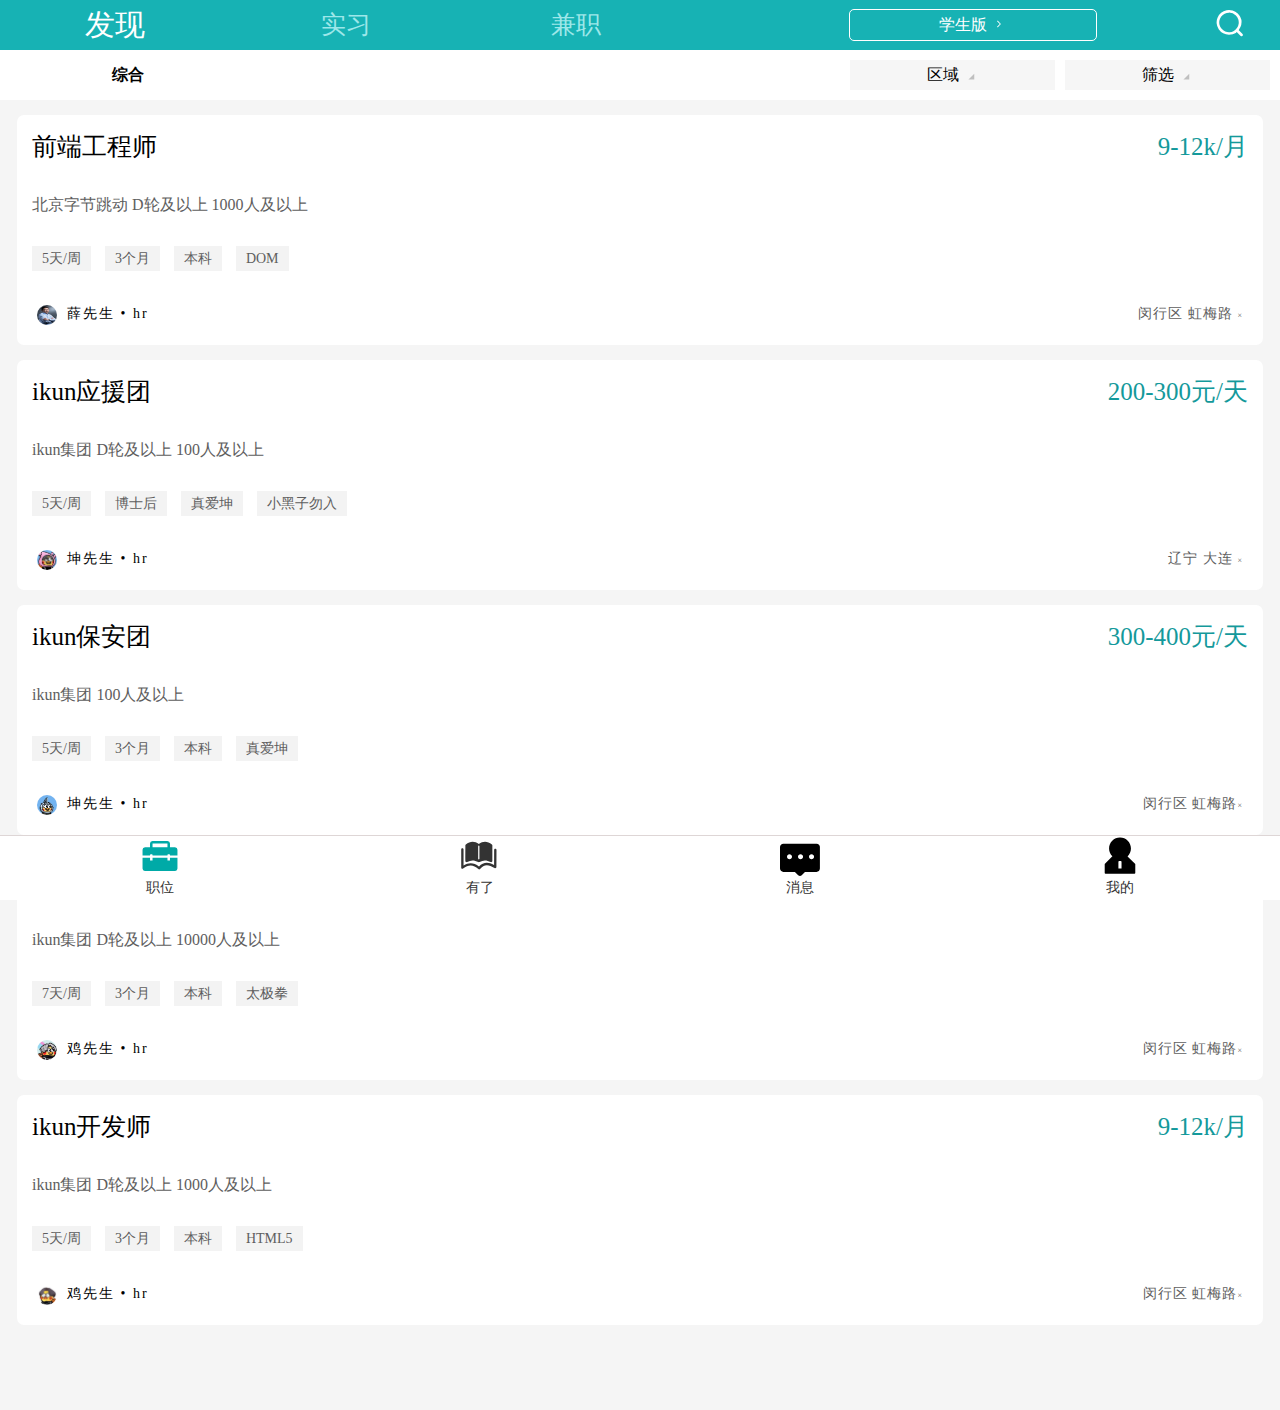
<file: index.html>
<!DOCTYPE html>
<html lang="en">

<head>
    <meta charset="UTF-8">
    <meta name="apple-mobile-web-app-capable" content="yes">
    <meta name="apple-mobile-web-app-status-bar-style" content="black">
    <meta name="format-detection" content="telephone=no">
    <meta name="viewport"
        content="width=device-width, initial-scale=1.0, maximum-scale=1.0, user-scalable=0, shrink-to-fit=no, viewport-fit=cover">
    <title>20001010909-向海涵</title>

</head>
<!-- 初始化css -->
<link rel="stylesheet" href="./css/common.css">
<!-- 字体js -->
<script src="./fonts/iconfont.js"></script>
<!-- 首页css -->
<link rel="stylesheet" href="./css/index.css">


<body>
    <header id="header">
        <ul id="top_list">
            <li class="cur">
                <div>发现</div>
            </li>

            <li>
                <div>实习</div>
            </li>

            <li>
                <div>兼职</div>
            </li>
        </ul>

        <div class="header_right">
            <div>
                <div class="box">
                    <i>学生版</i>
                    <svg class="icon" aria-hidden="true">
                        <use xlink:href="#icon-xiayiyehouyiye"></use>
                    </svg>
                </div>
            </div>

            <div>
                <a href="./search.html">
                    <svg class="icon" aria-hidden="true">
                        <use xlink:href="#icon-sousuo"></use>
                    </svg>
                </a>
            </div>
        </div>
    </header>
    <main id="main">
        <!-- 发现页面 -->
        <div class="page">
            <div class="snav">
                <div class="left">综合</div>

                <div class="right">
                    <div>
                        <i>区域</i>
                        <svg class="icon" aria-hidden="true">
                            <use xlink:href="#icon-sanjiaoxiabiaozhengfangxing"></use>
                        </svg>
                    </div>

                    <div>
                        <i>筛选</i>
                        <svg class="icon" aria-hidden="true">
                            <use xlink:href="#icon-sanjiaoxiabiaozhengfangxing"></use>
                        </svg>
                    </div>
                </div>
            </div>

            <div id="content">
                <ul class="list">
                </ul>
            </div>
        </div>

        <!-- 实习页面 -->
        <div class="page" style="display: none;">
            <div class="snav2">
                <div class="snav2_left">
                    <ul class="list2">
                        <li class="list2_cur">综合</li>
                        <li>web前端</li>
                        <li>后端开发</li>
                        <li>Java</li>
                    </ul>
                </div>

                <div class="snav2_right">
                    <div class="add">
                        <svg class="icon" aria-hidden="true">
                            <use xlink:href="#icon-jiahao2"></use>
                        </svg>
                    </div>
                </div>
            </div>
            <div class="top2">
                <div class="top2_left">
                    <ul>
                        <li class="top2_cur">推荐</li>
                        <li>附近</li>
                        <li>最新</li>
                    </ul>
                </div>

                <div class="top2_right">
                    <div class="t2">
                        <i>上海</i>
                        <svg class="icon" aria-hidden="true">
                            <use xlink:href="#icon-sanjiaoxiabiaozhengfangxing"></use>
                        </svg>
                    </div>

                    <div class="t2">
                        <i>筛选</i>
                        <svg class="icon" aria-hidden="true">
                            <use xlink:href="#icon-sanjiaoxiabiaozhengfangxing"></use>
                        </svg>
                    </div>
                </div>
            </div>
            <div id="content2">
                <ul class="list">
                    <li>
                        <div class="top">
                            <i>前端工程师</i> <i>9-12k/月</i>
                        </div>

                        <div class="middle1">
                            <p>北京字节跳动 D轮及以上 1000人及以上 </p>
                        </div>
                        <div class="middle2">
                            <span>5天/周</span> <span>3个月</span> <span>本科</span> <span>DOM</span> <span>HTML5</span>
                        </div>

                        <div class="bottom">

                            <i><img src="./img/people.png"> 薛先生 • hr</i>
                            <i>闵行区 虹梅路 <span class="close">×</span></i>
                        </div>
                    </li>

                    <li>
                        <div class="top">
                            <i>ikun应援团</i> <i>200-300元/天</i>
                        </div>

                        <div class="middle1">
                            <p>ikun集团 D轮及以上 100人及以上 </p>
                        </div>
                        <div class="middle2">
                            <span>5天/周</span> <span>1个月</span> <span>博士后</span> <span>真爱坤</span> <span>小黑子勿入</span>
                        </div>

                        <div class="bottom">
                            <i><img src="./img/ikun.png" alt=""> 坤先生 • hr</i> <i>辽宁 大连 <span class="close">×</span></i>
                        </div>
                    </li>

                    <li>
                        <div class="top">
                            <i>ikun保安团</i> <i>300-400元/天</i>
                        </div>

                        <div class="middle1">
                            <p>ikun集团 100人及以上 </p>
                        </div>
                        <div class="middle2">
                            <span>5天/周</span> <span>3个月</span> <span>本科</span>
                        </div>

                        <div class="bottom">
                            <i><img src="./img/ikun.png" alt=""> 坤先生 • hr</i> <i>闵行区 虹梅路 <span
                                    class="close">×</span></i>
                        </div>
                    </li>

                    <li>
                        <div class="top">
                            <i>ikun骑士团</i> <i>6-9k/月</i>
                        </div>

                        <div class="middle1">
                            <p>ikun集团 D轮及以上 10000人及以上 </p>
                        </div>
                        <div class="middle2">
                            <span>7天/周</span> <span>3个月</span> <span>本科</span> <span>太极拳</span> <span>散打</span>
                        </div>

                        <div class="bottom">
                            <i><img src="./img/ikun.png" alt=""> 鸡先生 • hr</i> <i>闵行区 虹梅路 <span
                                    class="close">×</span></i>
                        </div>
                    </li>

                    <li>
                        <div class="top">
                            <i>ikun开发师</i> <i>9-12k/月</i>
                        </div>

                        <div class="middle1">
                            <p>ikun集团 D轮及以上 1000人及以上 </p>
                        </div>
                        <div class="middle2">
                            <span>5天/周</span> <span>3个月</span> <span>本科</span> <span>DOM</span> <span>HTML5</span>
                        </div>

                        <div class="bottom">
                            <i><img src="./img/ikun.png" alt=""> 鸡先生 • hr</i> <i>闵行区 虹梅路 <span
                                    class="close">×</span></i>
                        </div>
                    </li>

                    <li>
                        <div class="top">
                            <i>前端工程师</i> <i>9-12k/月</i>
                        </div>

                        <div class="middle1">
                            <p>北京字节跳动 D轮及以上 1000人及以上 </p>
                        </div>
                        <div class="middle2">
                            <span>5天/周</span> <span>3个月</span> <span>本科</span> <span>DOM</span> <span>HTML5</span>
                        </div>

                        <div class="bottom">
                            <i><img src="./img/people.png" alt=""> 薛先生 • hr</i>
                            <i>闵行区 虹梅路 <span class="close">×</span></i>
                        </div>
                    </li>
                </ul>
            </div>
        </div>

        <!-- 兼职页面 -->
        <div class="page" style="display: none;">
            <div class="top3">
                <div class="top3_left">
                    <ul>
                        <li class="top3_cur">推荐</li>
                        <li>附近</li>
                    </ul>
                </div>

                <div class="top3_right">
                    <div class="t3">
                        <i>上海</i>
                        <svg class="icon" aria-hidden="true">
                            <use xlink:href="#icon-sanjiaoxiabiaozhengfangxing"></use>
                        </svg>
                    </div>

                    <div class="t3">
                        <i>筛选</i>
                        <svg class="icon" aria-hidden="true">
                            <use xlink:href="#icon-sanjiaoxiabiaozhengfangxing"></use>
                        </svg>
                    </div>
                </div>
            </div>

            <div id="content3">
                <ul class="list">
                    <li>
                        <div class="top">
                            <i>前端工程师</i> <i>9-12k/月</i>
                        </div>

                        <div class="middle1">
                            <p>北京字节跳动 D轮及以上 1000人及以上 </p>
                        </div>
                        <div class="middle2">
                            <span>5天/周</span> <span>3个月</span> <span>本科</span> <span>DOM</span> <span>HTML5</span>
                        </div>

                        <div class="bottom">

                            <i><img src="./img/people.png"> 薛先生 • hr</i>
                            <i>闵行区 虹梅路 <span class="close">×</span></i>
                        </div>
                    </li>

                    <li>
                        <div class="top">
                            <i>ikun应援团</i> <i>200-300元/天</i>
                        </div>

                        <div class="middle1">
                            <p>ikun集团 D轮及以上 100人及以上 </p>
                        </div>
                        <div class="middle2">
                            <span>5天/周</span> <span>1个月</span> <span>博士后</span> <span>真爱坤</span> <span>小黑子勿入</span>
                        </div>

                        <div class="bottom">
                            <i><img src="./img/ikun.png" alt=""> 坤先生 • hr</i> <i>辽宁 大连 <span class="close">×</span></i>
                        </div>
                    </li>

                    <li>
                        <div class="top">
                            <i>ikun保安团</i> <i>300-400元/天</i>
                        </div>

                        <div class="middle1">
                            <p>ikun集团 100人及以上 </p>
                        </div>
                        <div class="middle2">
                            <span>5天/周</span> <span>3个月</span> <span>本科</span>
                        </div>

                        <div class="bottom">
                            <i><img src="./img/ikun.png" alt=""> 坤先生 • hr</i> <i>闵行区 虹梅路 <span
                                    class="close">×</span></i>
                        </div>
                    </li>

                    <li>
                        <div class="top">
                            <i>ikun骑士团</i> <i>6-9k/月</i>
                        </div>

                        <div class="middle1">
                            <p>ikun集团 D轮及以上 10000人及以上 </p>
                        </div>
                        <div class="middle2">
                            <span>7天/周</span> <span>3个月</span> <span>本科</span> <span>太极拳</span> <span>散打</span>
                        </div>

                        <div class="bottom">
                            <i><img src="./img/ikun.png" alt=""> 鸡先生 • hr</i> <i>闵行区 虹梅路 <span
                                    class="close">×</span></i>
                        </div>
                    </li>

                    <li>
                        <div class="top">
                            <i>ikun开发师</i> <i>9-12k/月</i>
                        </div>

                        <div class="middle1">
                            <p>ikun集团 D轮及以上 1000人及以上 </p>
                        </div>
                        <div class="middle2">
                            <span>5天/周</span> <span>3个月</span> <span>本科</span> <span>DOM</span> <span>HTML5</span>
                        </div>

                        <div class="bottom">
                            <i><img src="./img/ikun.png" alt=""> 鸡先生 • hr</i> <i>闵行区 虹梅路 <span
                                    class="close">×</span></i>
                        </div>
                    </li>

                    <li>
                        <div class="top">
                            <i>前端工程师</i> <i>9-12k/月</i>
                        </div>

                        <div class="middle1">
                            <p>北京字节跳动 D轮及以上 1000人及以上 </p>
                        </div>
                        <div class="middle2">
                            <span>5天/周</span> <span>3个月</span> <span>本科</span> <span>DOM</span> <span>HTML5</span>
                        </div>

                        <div class="bottom">

                            <i><img src="./img/people.png" alt=""> 薛先生 • hr</i>
                            <i>闵行区 虹梅路 <span class="close">×</span></i>
                        </div>
                    </li>
                </ul>
            </div>

        </div>

    </main>
    <nav id="bnav">
        <ul id="bottom_list">
            <li>
                <a href="./index.html">
                    <svg class="icon" aria-hidden="true">
                        <use xlink:href="#icon-gongwenbao-copy"></use>
                    </svg>
                    <p>职位</p>
                </a>
            </li>

            <li>
                <a href="./have.html">
                    <svg class="icon" aria-hidden="true">
                        <use xlink:href="#icon-dakaideshu"></use>
                    </svg>
                    <p>有了</p>
                </a>
            </li>

            <li>
                <a href="./message.html">
                    <svg class="icon" aria-hidden="true">
                        <use xlink:href="#icon-xiaoxi2"></use>
                    </svg>
                    <p>消息</p>
                </a>
            </li>

            <li>
                <a href="./mine.html">
                    <svg class="icon" aria-hidden="true">
                        <use xlink:href="#icon-wodexuanzhong"></use>
                    </svg>
                    <p>我的</p>
                </a>
            </li>
        </ul>
    </nav>
    <script src="./js/index.js"></script>

</body>

</html>
</file>
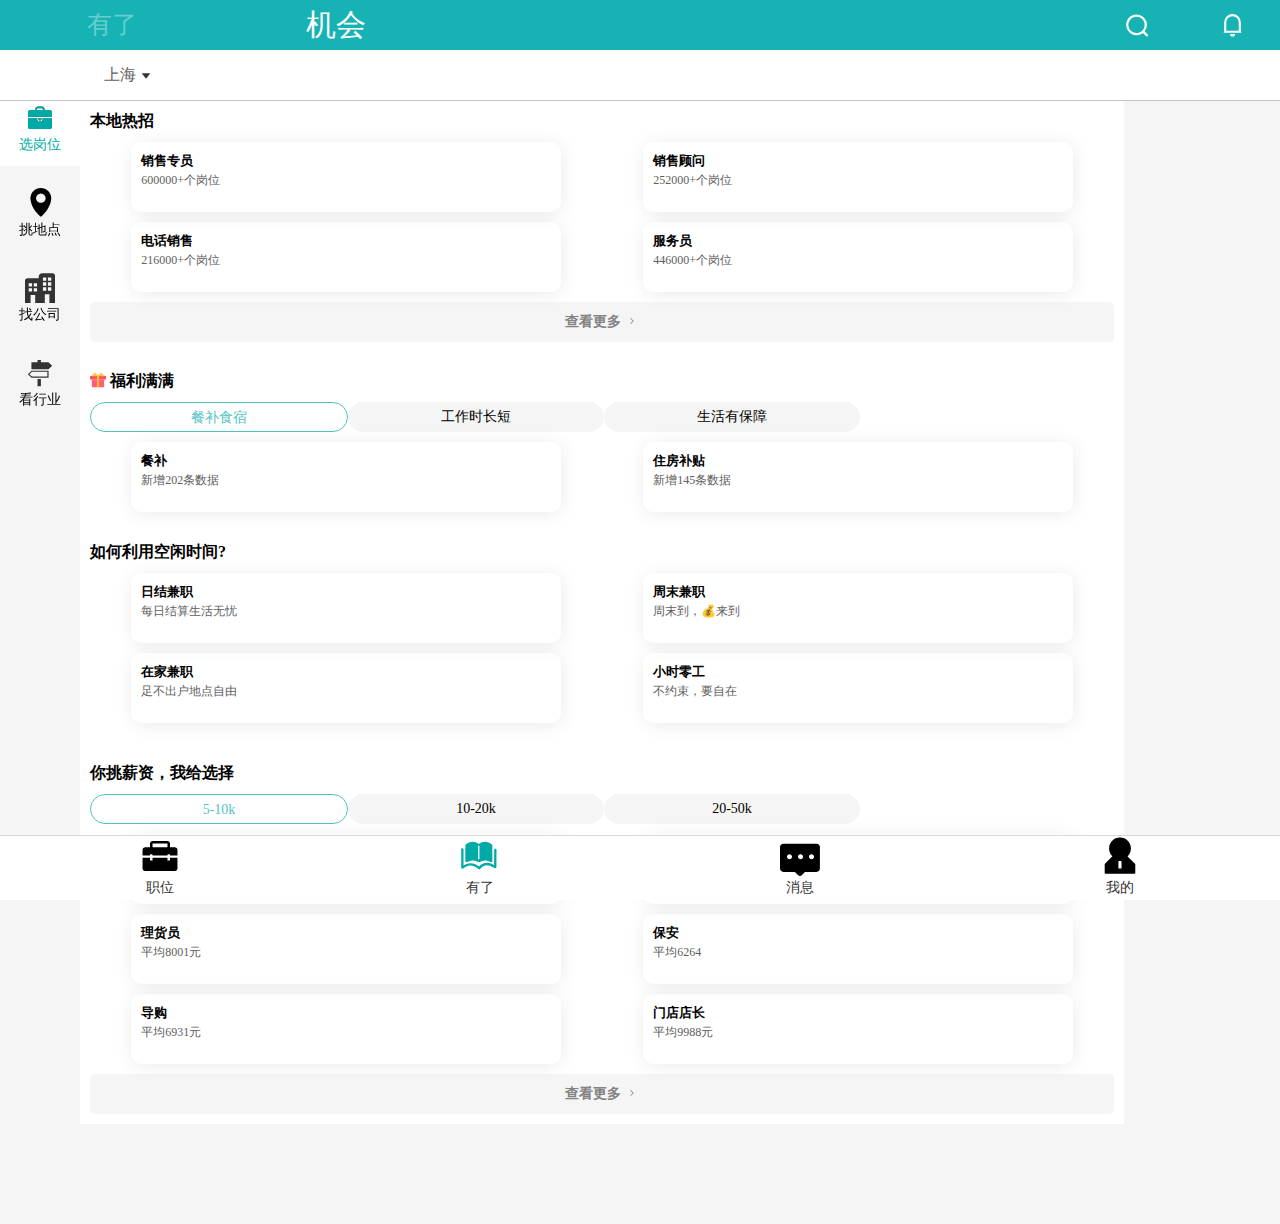
<file: chance.html>
<!DOCTYPE html>
<html lang="en">

<head>
    <meta charset="UTF-8">
    <meta name="apple-mobile-web-app-capable" content="yes">
    <meta name="apple-mobile-web-app-status-bar-style" content="black">
    <meta name="format-detection" content="telephone=no">
    <meta name="viewport"
        content="width=device-width, initial-scale=1.0, maximum-scale=1.0, user-scalable=0, shrink-to-fit=no, viewport-fit=cover">
    <title>20001010909-向海涵</title>
</head>
<!-- 初始化css -->
<link rel="stylesheet" href="./css/common.css">
<!-- 字体js -->
<script src="./fonts/iconfont.js"></script>
<!-- 机会css -->
<link rel="stylesheet" href="./css/chance.css">

<body>
    <div id="header">
        <div class="header_left">
            <div><a href="./have.html">有了</a></div>
            <div><a href="./chance.html">机会</a></div>
        </div>
        <div class="header_right">
            <div>
                <svg class="icon" aria-hidden="true">
                    <use xlink:href="#icon-sousuo"></use>
                </svg>
            </div>

            <div>
                <svg class="icon" aria-hidden="true">
                    <use xlink:href="#icon-xiaoxi1"></use>
                </svg>
            </div>


        </div>
    </div>

    <div id="snav">
        <div>
            <i>上海</i>
            <svg class="icon" aria-hidden="true">
                <use xlink:href="#icon-sanjiaodown"></use>
            </svg>
        </div>
    </div>

    <div class="lnav">
        <ul>
            <li class="lnav_cur">
                <div>
                    <svg class="icon" aria-hidden="true">
                        <use xlink:href="#icon-company-fill"></use>
                        <use xlink:href="#icon-company-fill-copy" class="lnav_cur1" style="display: block;"></use>

                    </svg>
                </div>
                <i>选岗位</i>
            </li>

            <li>
                <div>
                    <svg class="icon" aria-hidden="true">
                        <use xlink:href="#icon-weizhi"></use>
                        <use xlink:href="#icon-weizhi-copy" class="lnav_cur1"></use>
                    </svg>
                </div>
                <i>挑地点</i>
            </li>

            <li>
                <div>
                    <svg class="icon" aria-hidden="true">
                        <use xlink:href="#icon-guanlidanwei-copy"></use>
                        <use xlink:href="#icon-guanlidanwei" class="lnav_cur1"></use>
                    </svg>
                </div>
                <i>找公司</i>
            </li>

            <li>
                <div>
                    <svg class="icon" aria-hidden="true">
                        <use xlink:href="#icon-zhilupai"></use>
                        <use xlink:href="#icon-zhilupai-copy" class="lnav_cur1"></use>
                    </svg>
                </div>
                <i>看行业</i>
            </li>
        </ul>
    </div>

    <div id="main">
        <div></div>
        <!-- 选岗位 -->
        <div class="page post" style="display: block;">
            <div>
                <h4>本地热招</h4>
                <ul>
                    <li>
                        <h5>销售专员</h5>
                        <i>600000+个岗位</i>
                    </li>

                    <li>
                        <h5>销售顾问</h5>
                        <i>252000+个岗位</i>
                    </li>

                    <li>
                        <h5>电话销售</h5>
                        <i>216000+个岗位</i>
                    </li>

                    <li>
                        <h5>服务员</h5>
                        <i>446000+个岗位</i>
                    </li>
                </ul>

                <div>
                    <i>查看更多</i>
                    <svg class="icon" aria-hidden="true">
                        <use xlink:href="#icon-xiayiyehouyiye"></use>
                    </svg>
                </div>
            </div>

            <div class="two">
                <h4>
                    <svg class="icon" aria-hidden="true">
                        <use xlink:href="#icon-liwu"></use>
                    </svg>
                    <i>福利满满</i>
                </h4>

                <ul class="tab_list">
                    <li class="tab_cur">餐补食宿</li>
                    <li>工作时长短</li>
                    <li>生活有保障</li>
                </ul>

                <div>
                    <div>
                        <h5>餐补</h5>
                        <i>新增202条数据</i>
                    </div>

                    <div>
                        <h5>住房补贴</h5>
                        <i>新增145条数据</i>
                    </div>
                </div>

                <h4>如何利用空闲时间?</h4>

                <ul class="time_list">
                    <li>
                        <h5>日结兼职</h5>
                        <i>每日结算生活无忧</i>
                    </li>

                    <li>
                        <h5>周末兼职</h5>
                        <i>周末到，💰来到</i>
                    </li>

                    <li>
                        <h5>在家兼职</h5>
                        <i>足不出户地点自由</i>
                    </li>

                    <li>
                        <h5>小时零工</h5>
                        <i>不约束，要自在</i>
                    </li>
                </ul>
            </div>

            <div class="three">
                <h4>你挑薪资，我给选择</h4>
                <ul class="tab_list">
                    <li class="tab_cur">5-10k</li>
                    <li>10-20k</li>
                    <li>20-50k</li>
                </ul>

                <ul>
                    <li>
                        <h5>店员/营业员</h5>
                        <i>平均6106元</i>
                    </li>

                    <li>
                        <h5>服务员</h5>
                        <i>平均5547元</i>
                    </li>

                    <li>
                        <h5>理货员</h5>
                        <i>平均8001元</i>
                    </li>

                    <li>
                        <h5>保安</h5>
                        <i>平均6264</i>
                    </li>

                    <li>
                        <h5>导购</h5>
                        <i>平均6931元</i>
                    </li>

                    <li>
                        <h5>门店店长</h5>
                        <i>平均9988元</i>
                    </li>
                </ul>

                <div>
                    <i>查看更多</i>
                    <svg class="icon" aria-hidden="true">
                        <use xlink:href="#icon-xiayiyehouyiye"></use>
                    </svg>
                </div>
            </div>
        </div>

        <!-- 挑地点-->
        <div class="page position" style="display: none;">
            <div class="one">
                <h4>附近好机会</h4>
                <img src="./img/定位.png">
            </div>

            <div>
                <h4>特定区县</h4>
                <ul>
                    <li>
                        <h5>浦东新区</h5>
                    </li>

                    <li>
                        <h5>闵行区</h5>
                    </li>

                    <li>
                        <h5>徐汇区</h5>
                    </li>

                    <li>
                        <h5>静安区</h5>
                    </li>
                </ul>
                <div>
                    <i>全部区域</i>
                    <svg class="icon" aria-hidden="true">
                        <use xlink:href="#icon-xiayiyehouyiye"></use>
                    </svg>
                </div>
            </div>

            <div>
                <h4>地铁周边</h4>
                <ul>
                    <li>
                        <h5>1号线</h5>
                    </li>

                    <li>
                        <h5>2号线</h5>
                    </li>

                    <li>
                        <h5>3号线</h5>
                    </li>

                    <li>
                        <h5>4号线</h5>
                    </li>
                </ul>
                <div>
                    <i>全部区域</i>
                    <svg class="icon" aria-hidden="true">
                        <use xlink:href="#icon-xiayiyehouyiye"></use>
                    </svg>
                </div>
            </div>
        </div>

        <!-- 找公司-->
        <div class="page company" style="display: none;">
            <div class="one">
                <h4>企业类型</h4>
                <ul class="one_list">
                    <li>
                        <div class="one_left">
                            <svg class="icon" aria-hidden="true">
                                <use xlink:href="#icon-danwei"></use>
                            </svg>
                        </div>

                        <div class="one_right">
                            <h5>事业单位</h5>
                            <i>高等院校、科研院所、机关单位</i>
                        </div>
                    </li>

                    <li>
                        <div class="one_left">
                            <svg class="icon" aria-hidden="true">
                                <use xlink:href="#icon-datiqia"></use>
                            </svg>
                        </div>

                        <div class="one_right">
                            <h5>银行招聘</h5>
                            <i>国家银行、商业银行</i>
                        </div>
                    </li>
                </ul>
            </div>
            <div>
                <h4>精选专辑</h4>
                <ul>
                    <li>
                        <h5>独角兽企业</h5>
                        <i>高估值未上市</i>
                    </li>

                    <li>
                        <h5>瞪羚企业</h5>
                        <i>高速成长</i>
                    </li>

                    <li>
                        <h5>雏鹰企业</h5>
                        <i>科技型初创</i>
                    </li>

                    <li>
                        <h5>众创空间</h5>
                        <i>创新开放平台</i>
                    </li>
                </ul>

                <div>
                    <i>查看完整专辑</i>
                    <svg class="icon" aria-hidden="true">
                        <use xlink:href="#icon-xiayiyehouyiye"></use>
                    </svg>
                </div>
            </div>

            <div>
                <h4>热门公司</h4>
                <ul>
                    <li>
                        <h5>特大型企业</h5>
                        <i>10000人以上</i>
                    </li>

                    <li>
                        <h5>大型企业</h5>
                        <i>500~9999人</i>
                    </li>

                    <li>
                        <h5>中型企业</h5>
                        <i>100~499人</i>
                    </li>

                    <li>
                        <h5>小微型企业</h5>
                        <i>99人以下</i>
                    </li>
                </ul>
            </div>

        </div>

        <!-- 看行业-->
        <div class="page industry" style="display: none;">
            <div>
                <h4>
                    <svg class="icon" aria-hidden="true">
                        <use xlink:href="#icon-huoqing-"></use>
                    </svg>
                    <i>本地热招</i>
                </h4>
                <ul>
                    <li>
                        <h5>通信设备</h5>
                    </li>

                    <li>
                        <h5>电力</h5>
                    </li>

                    <li>
                        <h5>饮料乳品</h5>
                    </li>

                    <li>
                        <h5>出行行业</h5>
                    </li>
                </ul>

                <div>
                    <i>查看全部行业</i>
                    <svg class="icon" aria-hidden="true">
                        <use xlink:href="#icon-xiayiyehouyiye"></use>
                    </svg>
                </div>
            </div>

            <div>
                <h4>最受青睐</h4>
                <ul>
                    <li>
                        <h5>电商</h5>
                        <i>4489人正在关注</i>
                    </li>

                    <li>
                        <h5>医疗服务</h5>
                        <i>3160人正在关注</i>
                    </li>

                    <li>
                        <h5>实体零售</h5>
                        <i>2300人正在关注</i>
                    </li>

                    <li>
                        <h5>物流仓储</h5>
                        <i>2292人正在关注</i>
                    </li>
                </ul>
            </div>
        </div>
    </div>

    <nav id="bnav">
        <ul>
            <li>
                <a href="./index.html">
                    <svg class="icon" aria-hidden="true">
                        <use xlink:href="#icon-gongwenbao"></use>
                    </svg>
                    <p>职位</p>
                </a>
            </li>

            <li>
                <a href="./have.html">
                    <svg class="icon" aria-hidden="true">
                        <use xlink:href="#icon-dakaideshu-copy"></use>
                    </svg>
                    <p>有了</p>
                </a>
            </li>

            <li>
                <a href="./message.html">
                    <svg class="icon" aria-hidden="true">
                        <use xlink:href="#icon-xiaoxi2"></use>
                    </svg>
                    <p>消息</p>
                </a>
            </li>

            <li>
                <a href="./mine.html">
                    <svg class="icon" aria-hidden="true">
                        <use xlink:href="#icon-wodexuanzhong"></use>
                    </svg>
                    <p>我的</p>
                </a>
            </li>
        </ul>
    </nav>
    <script src="./js/chance.js"></script>
</body>

</html>
</file>
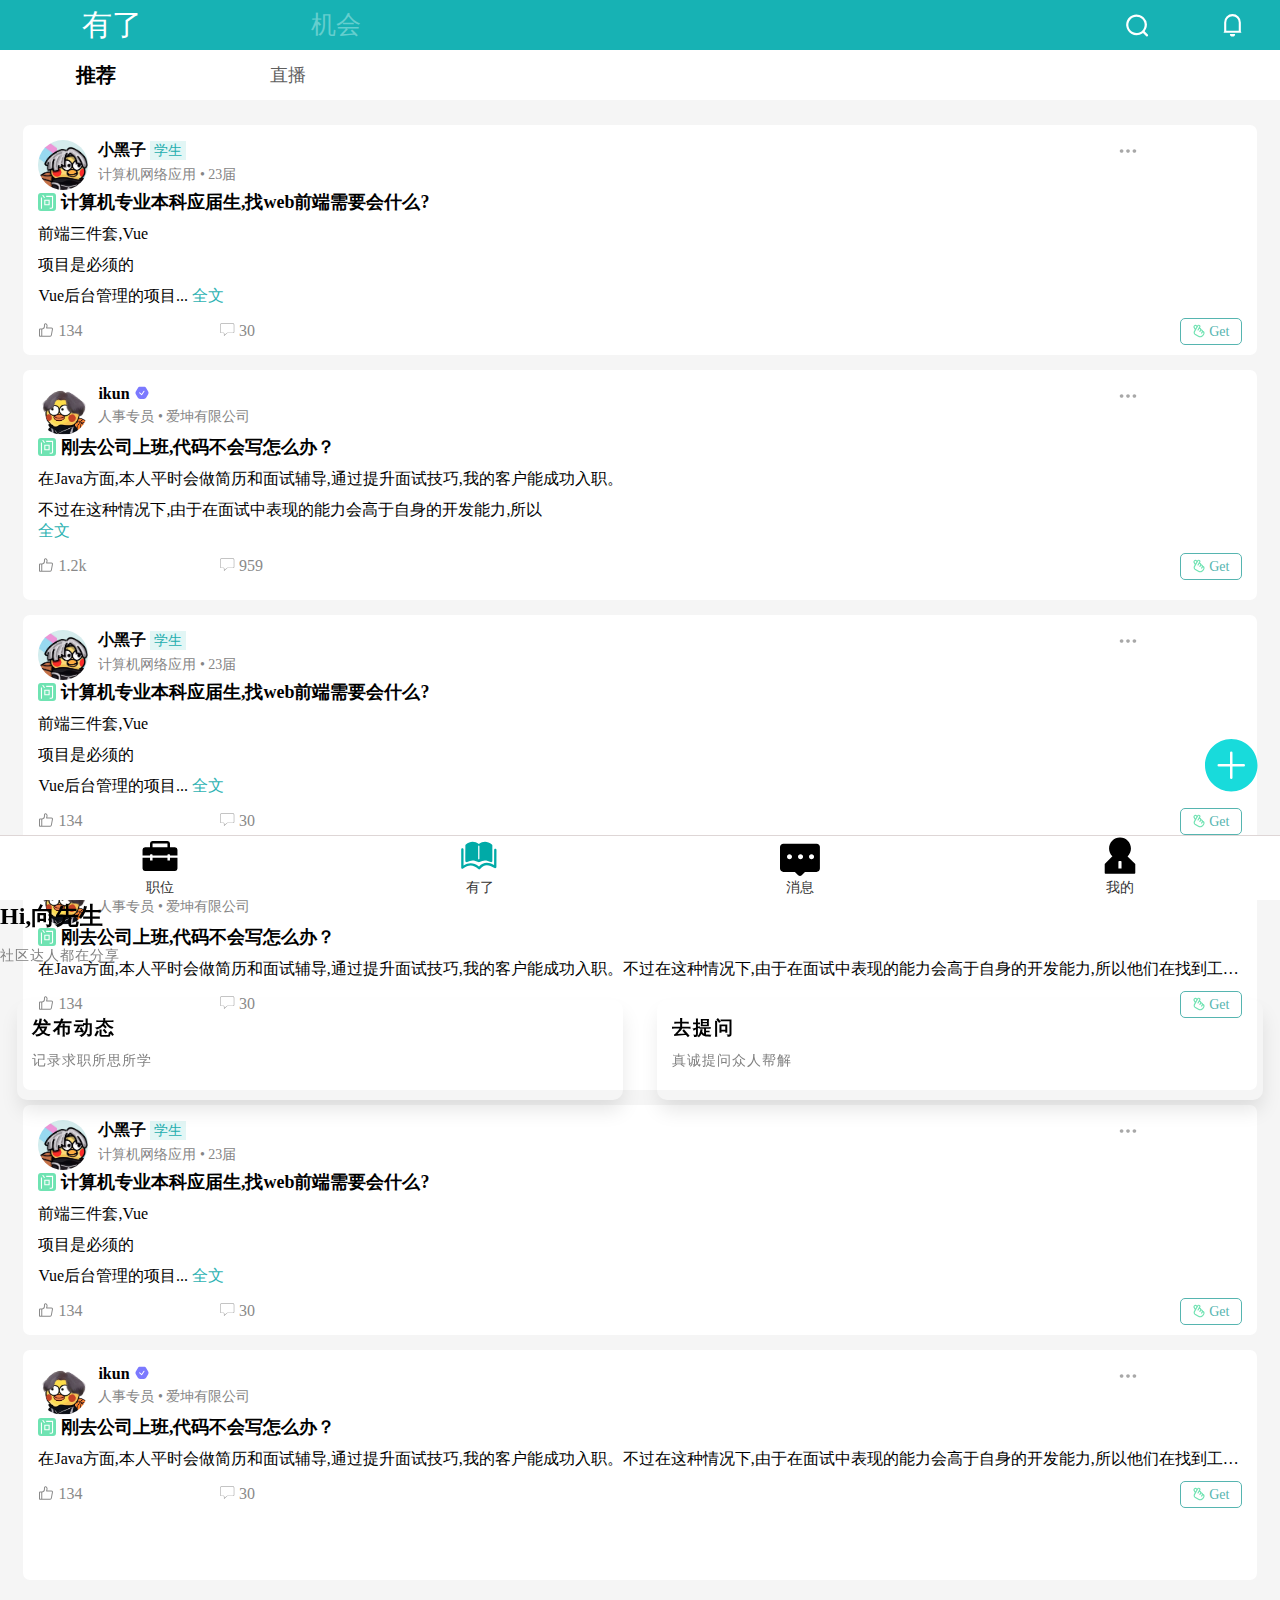
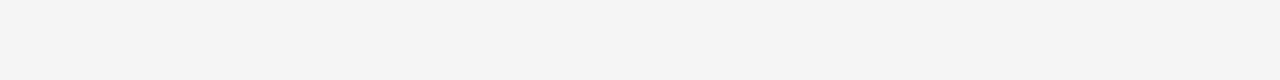
<file: have.html>
<!DOCTYPE html>
<html lang="en">

<head>
    <meta charset="UTF-8">
    <meta name="apple-mobile-web-app-capable" content="yes">
    <meta name="apple-mobile-web-app-status-bar-style" content="black">
    <meta name="format-detection" content="telephone=no">
    <meta name="viewport"
        content="width=device-width, initial-scale=1.0, maximum-scale=1.0, user-scalable=0, shrink-to-fit=no, viewport-fit=cover">
    <title>20001010909-向海涵</title>
</head>
<!-- 初始化css -->
<link rel="stylesheet" href="./css/common.css">
<!-- 字体js -->
<script src="./fonts/iconfont.js"></script>
<!-- 有了css -->
<link rel="stylesheet" href="./css/have.css">

<body>
    <div class="all" style="display: none;"></div>
    <div id="header">
        <div class="header_left">
            <div><a href="./have.html">有了</a></div>
            <div><a href="./chance.html">机会</a></div>
        </div>
        <div class="header_right">
            <div>
                <svg class="icon" aria-hidden="true">
                    <use xlink:href="#icon-sousuo"></use>
                </svg>
            </div>

            <div>
                <svg class="icon" aria-hidden="true">
                    <use xlink:href="#icon-xiaoxi1"></use>
                </svg>
            </div>


        </div>
    </div>
    <div id="snav">
        <ul class="snav_list">
            <li class="snav_cur">推荐</li>
            <li>直播</li>
        </ul>
    </div>

    <div id="main">
        <!-- 推荐页面 -->
        <div class="page">
            <div class="add">
                <svg class="icon" aria-hidden="true">
                    <use xlink:href="#icon-jiahao-copy"></use>
                </svg>
            </div>



            <div class="add_content">
                <h2>Hi,向先生</h2>
                <p>社区达人都在分享</p>
                <div class="add_box">
                    <div>
                        <h3>发布动态</h3>
                        <span>记录求职所思所学</span>
                    </div>
                    <div>
                        <h3>去提问</h3>
                        <span>真诚提问众人帮解</span>
                    </div>
                </div>
            </div>
            <ul class="list">
                <li>
                    <div class="top">
                        <div class="top_left">
                            <img src="./img/ikun1.png">
                        </div>

                        <div class="top_right">
                            <span>小黑子</span>
                            <span>学生</span>
                            <p>计算机网络应用 • 23届</p>
                        </div>

                        <div class="more">
                            <svg class="icon" aria-hidden="true">
                                <use xlink:href="#icon-gengduo"></use>
                            </svg>
                        </div>
                    </div>
                    <div class="li_main">
                        <div class="que">
                            <div>
                                <svg class="icon" aria-hidden="true">
                                    <use xlink:href="#icon-wenxiao-copy"></use>
                                </svg>
                                <span>计算机专业本科应届生,找web前端需要会什么?</span>
                            </div>

                        </div>
                        <p>前端三件套,Vue</p>
                        <p>项目是必须的</p>
                        <p>Vue后台管理的项目... <i><a href="#">全文</a></i></p>
                    </div>
                    <div class="bottom">
                        <div class="left">
                            <div class="number">
                                <svg class="icon" aria-hidden="true">
                                    <use xlink:href="#icon-dianzan"></use>
                                </svg>
                                <i>134</i>
                            </div>

                            <div>
                                <svg class="icon" aria-hidden="true">
                                    <use xlink:href="#icon-duihuakuang1"></use>
                                </svg>
                                <i>30</i>
                            </div>
                        </div>

                        <div class="right">
                            <div>
                                <svg class="icon" aria-hidden="true">
                                    <use xlink:href="#icon-bixin-copy"></use>
                                </svg>
                                <i>Get</i>
                            </div>
                        </div>
                    </div>
                </li>

                <li>
                    <div class="top">
                        <div class="top_left">
                            <img src="./img/ikun2.png">
                        </div>

                        <div class="top_right">
                            <span>ikun</span>
                            <i>
                                <svg class="icon" aria-hidden="true">
                                    <use xlink:href="#icon-guanfangrenzheng"></use>
                                </svg>
                            </i>
                            <p>人事专员 • 爱坤有限公司</p>
                        </div>

                        <div class="more">
                            <svg class="icon" aria-hidden="true">
                                <use xlink:href="#icon-gengduo"></use>
                            </svg>
                        </div>
                    </div>
                    <div class="li_main">
                        <div class="que">
                            <div>
                                <svg class="icon" aria-hidden="true">
                                    <use xlink:href="#icon-wenxiao-copy"></use>
                                </svg>
                                <span>刚去公司上班,代码不会写怎么办？</span>
                            </div>

                        </div>
                           <p>在Java方面,本人平时会做简历和面试辅导,通过提升面试技巧,我的客户能成功入职。</p> 
                           <p>不过在这种情况下,由于在面试中表现的能力会高于自身的开发能力,所以</p> 
                            <i><a href="#">全文</a></i>
                    </div>
                    <div class="bottom">
                        <div class="left">
                            <div class="number">
                                <svg class="icon" aria-hidden="true">
                                    <use xlink:href="#icon-dianzan"></use>
                                </svg>
                                <i>1.2k</i>
                            </div>

                            <div>
                                <svg class="icon" aria-hidden="true">
                                    <use xlink:href="#icon-duihuakuang1"></use>
                                </svg>
                                <i>959</i>
                            </div>
                        </div>

                        <div class="right">
                            <div>
                                <svg class="icon" aria-hidden="true">
                                    <use xlink:href="#icon-bixin-copy"></use>
                                </svg>
                                <i>Get</i>
                            </div>
                        </div>
                    </div>
                </li>

                <li>
                    <div class="top">
                        <div class="top_left">
                            <img src="./img/ikun1.png">
                        </div>

                        <div class="top_right">
                            <span>小黑子</span>
                            <span>学生</span>
                            <p>计算机网络应用 • 23届</p>
                        </div>

                        <div class="more">
                            <svg class="icon" aria-hidden="true">
                                <use xlink:href="#icon-gengduo"></use>
                            </svg>
                        </div>
                    </div>
                    <div class="li_main">
                        <div class="que">
                            <div>
                                <svg class="icon" aria-hidden="true">
                                    <use xlink:href="#icon-wenxiao-copy"></use>
                                </svg>
                                <span>计算机专业本科应届生,找web前端需要会什么?</span>
                            </div>

                        </div>
                        <p>前端三件套,Vue</p>
                        <p>项目是必须的</p>
                        <p>Vue后台管理的项目... <i><a href="#">全文</a></i></p>
                    </div>
                    <div class="bottom">
                        <div class="left">
                            <div class="number">
                                <svg class="icon" aria-hidden="true">
                                    <use xlink:href="#icon-dianzan"></use>
                                </svg>
                                <i>134</i>
                            </div>

                            <div>
                                <svg class="icon" aria-hidden="true">
                                    <use xlink:href="#icon-duihuakuang1"></use>
                                </svg>
                                <i>30</i>
                            </div>
                        </div>

                        <div class="right">
                            <div>
                                <svg class="icon" aria-hidden="true">
                                    <use xlink:href="#icon-bixin-copy"></use>
                                </svg>
                                <i>Get</i>
                            </div>
                        </div>
                    </div>
                </li>

                <li>
                    <div class="top">
                        <div class="top_left">
                            <img src="./img/ikun2.png">
                        </div>

                        <div class="top_right">
                            <span>ikun</span>
                            <i>
                                <svg class="icon" aria-hidden="true">
                                    <use xlink:href="#icon-guanfangrenzheng"></use>
                                </svg>
                            </i>
                            <p>人事专员 • 爱坤有限公司</p>
                        </div>

                        <div class="more">
                            <svg class="icon" aria-hidden="true">
                                <use xlink:href="#icon-gengduo"></use>
                            </svg>
                        </div>
                    </div>
                    <div class="li_main">
                        <div class="que">
                            <div>
                                <svg class="icon" aria-hidden="true">
                                    <use xlink:href="#icon-wenxiao-copy"></use>
                                </svg>
                                <span>刚去公司上班,代码不会写怎么办？</span>
                            </div>

                        </div>

                        <p>
                            在Java方面,本人平时会做简历和面试辅导,通过提升面试技巧,我的客户能成功入职。不过在这种情况下,由于在面试中表现的能力会高于自身的开发能力,所以他们在找到工作后不免会很慌,深怕在入职后无法完成所布…
                            <i><a href="#">全文</a></i>
                        </p>
                    </div>
                    <div class="bottom">
                        <div class="left">
                            <div class="number">
                                <svg class="icon" aria-hidden="true">
                                    <use xlink:href="#icon-dianzan"></use>
                                </svg>
                                <i>134</i>
                            </div>

                            <div>
                                <svg class="icon" aria-hidden="true">
                                    <use xlink:href="#icon-duihuakuang1"></use>
                                </svg>
                                <i>30</i>
                            </div>
                        </div>

                        <div class="right">
                            <div>
                                <svg class="icon" aria-hidden="true">
                                    <use xlink:href="#icon-bixin-copy"></use>
                                </svg>
                                <i>Get</i>
                            </div>
                        </div>
                    </div>
                </li>

                <li>
                    <div class="top">
                        <div class="top_left">
                            <img src="./img/ikun1.png">
                        </div>

                        <div class="top_right">
                            <span>小黑子</span>
                            <span>学生</span>
                            <p>计算机网络应用 • 23届</p>
                        </div>

                        <div class="more">
                            <svg class="icon" aria-hidden="true">
                                <use xlink:href="#icon-gengduo"></use>
                            </svg>
                        </div>
                    </div>
                    <div class="li_main">
                        <div class="que">
                            <div>
                                <svg class="icon" aria-hidden="true">
                                    <use xlink:href="#icon-wenxiao-copy"></use>
                                </svg>
                                <span>计算机专业本科应届生,找web前端需要会什么?</span>
                            </div>

                        </div>
                        <p>前端三件套,Vue</p>
                        <p>项目是必须的</p>
                        <p>Vue后台管理的项目... <i><a href="#">全文</a></i></p>
                    </div>
                    <div class="bottom">
                        <div class="left">
                            <div class="number">
                                <svg class="icon" aria-hidden="true">
                                    <use xlink:href="#icon-dianzan"></use>
                                </svg>
                                <i>134</i>
                            </div>

                            <div>
                                <svg class="icon" aria-hidden="true">
                                    <use xlink:href="#icon-duihuakuang1"></use>
                                </svg>
                                <i>30</i>
                            </div>
                        </div>

                        <div class="right">
                            <div>
                                <svg class="icon" aria-hidden="true">
                                    <use xlink:href="#icon-bixin-copy"></use>
                                </svg>
                                <i>Get</i>
                            </div>
                        </div>
                    </div>
                </li>

                <li>
                    <div class="top">
                        <div class="top_left">
                            <img src="./img/ikun2.png">
                        </div>

                        <div class="top_right">
                            <span>ikun</span>
                            <i>
                                <svg class="icon" aria-hidden="true">
                                    <use xlink:href="#icon-guanfangrenzheng"></use>
                                </svg>
                            </i>
                            <p>人事专员 • 爱坤有限公司</p>
                        </div>

                        <div class="more">
                            <svg class="icon" aria-hidden="true">
                                <use xlink:href="#icon-gengduo"></use>
                            </svg>
                        </div>
                    </div>
                    <div class="li_main">
                        <div class="que">
                            <div>
                                <svg class="icon" aria-hidden="true">
                                    <use xlink:href="#icon-wenxiao-copy"></use>
                                </svg>
                                <span>刚去公司上班,代码不会写怎么办？</span>
                            </div>

                        </div>

                        <p>
                            在Java方面,本人平时会做简历和面试辅导,通过提升面试技巧,我的客户能成功入职。不过在这种情况下,由于在面试中表现的能力会高于自身的开发能力,所以他们在找到工作后不免会很慌,深怕在入职后无法完成所布…
                            <i><a href="#">全文</a></i>
                        </p>
                    </div>
                    <div class="bottom">
                        <div class="left">
                            <div class="number">
                                <svg class="icon" aria-hidden="true">
                                    <use xlink:href="#icon-dianzan"></use>
                                </svg>
                                <i>134</i>
                            </div>

                            <div>
                                <svg class="icon" aria-hidden="true">
                                    <use xlink:href="#icon-duihuakuang1"></use>
                                </svg>
                                <i>30</i>
                            </div>
                        </div>

                        <div class="right">
                            <div>
                                <svg class="icon" aria-hidden="true">
                                    <use xlink:href="#icon-bixin-copy"></use>
                                </svg>
                                <i>Get</i>
                            </div>
                        </div>
                    </div>
                </li>
            </ul>
        </div>
        <!-- 直播页面 -->
        <div class="page" style="display: none;">
            <div class="slide">
                <div class="pic">
                    <ul>
                        <li>
                            <a href="#"><img src="./img/ikun.png"></a>
                            <p>
                                <i>雄大国际物流线上招聘</i>
                                <span>投简历</span>
                            </p>
                            <div>
                                <svg class="icon" aria-hidden="true">
                                    <use xlink:href="#icon-shuaxin1"></use>
                                </svg>
                                <i>可投递</i>
                            </div>
                        </li>

                        <li>
                            <a href="#"><img src="./img/ikun1.png"></a>
                            <p>
                                <i>雄大国际物流线上招聘</i>
                                <span>投简历</span>
                            </p>
                            <div>
                                <svg class="icon" aria-hidden="true">
                                    <use xlink:href="#icon-shuaxin1"></use>
                                </svg>
                                <i>可投递</i>
                            </div>
                        </li>

                        <li>
                            <a href="#"><img src="./img/ikun3.png"></a>
                            <p>
                                <i>雄大国际物流线上招聘</i>
                                <span>投简历</span>
                            </p>
                            <div>
                                <svg class="icon" aria-hidden="true">
                                    <use xlink:href="#icon-shuaxin1"></use>
                                </svg>
                                <i>可投递</i>
                            </div>
                        </li>

                        <li>
                            <a href="#"><img src="./img/ikun.png"></a>
                            <p>
                                <i>雄大国际物流线上招聘</i>
                                <span>投简历</span>
                            </p>
                            <div>
                                <svg class="icon" aria-hidden="true">
                                    <use xlink:href="#icon-shuaxin1"></use>
                                </svg>
                                <i>可投递</i>
                            </div>
                        </li>

                        <li>
                            <a href="#"><img src="./img/ikun1.png"></a>
                            <p>
                                <i>雄大国际物流线上招聘</i>
                                <span>投简历</span>
                            </p>
                            <div>
                                <svg class="icon" aria-hidden="true">
                                    <use xlink:href="#icon-shuaxin1"></use>
                                </svg>
                                <i>可投递</i>
                            </div>
                        </li>
                    </ul>
                </div>
                <ul class="circle">
                    <li class="cir_cur"></li>
                    <li></li>
                    <li></li>
                </ul>
            </div>

            <div class="middle">
                <div class="mid_left">
                    <div>
                        <svg class="icon" aria-hidden="true">
                            <use xlink:href="#icon-rili"></use>
                        </svg>
                    </div>

                    <div>
                        <p>直播赛事</p>
                        <span>近30日所有直播</span>
                    </div>
                </div>


                <div class="mid_right">
                    <img src="./img/douyu.png">
                    <img src="./img/hupu.png">
                    <img src="./img/huya.png">
                    <div>
                        <svg class="icon" aria-hidden="true">
                            <use xlink:href="#icon-xiayiyehouyiye"></use>
                        </svg>
                    </div>



                </div>
            </div>

            <div class="content">
                <ul>
                    <li>
                        <img src="./img/ikun4.png">
                        <div>
                            <p>餐饮公司线上招聘</p>
                            <span><i>天津后厨过年在岗员工</i>等11个职位</span>
                        </div>

                        <div>
                            <svg class="icon" aria-hidden="true">
                                <use xlink:href="#icon-shuaxin1"></use>
                            </svg>
                            <i>可投递</i>
                        </div>
                    </li>

                    <li>
                        <img src="./img/ikun5.png">
                        <div>
                            <p>研罕线上招聘</p>
                            <span><i>机械装配钳工</i>等11个职位</span>
                        </div>

                        <div>
                            <svg class="icon" aria-hidden="true">
                                <use xlink:href="#icon-shuaxin1"></use>
                            </svg>
                            <i>可投递</i>
                        </div>
                    </li>

                    <li>
                        <img src="./img/ikun6.png">
                        <div>
                            <p>德直财务集团线上招聘</p>
                            <span><i>基金经理</i>等11个职位</span>
                        </div>

                        <div>
                            <svg class="icon" aria-hidden="true">
                                <use xlink:href="#icon-shuaxin1"></use>
                            </svg>
                            <i>可投递</i>
                        </div>
                    </li>

                    <li>
                        <img src="./img/ikun7.png">
                        <div>
                            <p>海淘线上招聘</p>
                            <span><i>文案</i>与你匹配</span>
                        </div>

                        <div>
                            <svg class="icon" aria-hidden="true">
                                <use xlink:href="#icon-shuaxin1"></use>
                            </svg>
                            <i>可投递</i>
                        </div>
                    </li>

                    <li>
                        <img src="./img/ikun8.png">
                        <div>
                            <p>德尚智略线上招聘</p>
                            <span><i>资深招聘顾问</i>等10个职位</span>
                        </div>

                        <div>
                            <svg class="icon" aria-hidden="true">
                                <use xlink:href="#icon-shuaxin1"></use>
                            </svg>
                            <i>可投递</i>
                        </div>
                    </li>

                    <li>
                        <img src="./img/ikun9.png">
                        <div>
                            <p>小桔灯教育线上招聘</p>
                            <span><i>人力资源</i>等14个职位</span>
                        </div>

                        <div>
                            <svg class="icon" aria-hidden="true">
                                <use xlink:href="#icon-shuaxin1"></use>
                            </svg>
                            <i>可投递</i>
                        </div>
                    </li>

                    <li>
                        <img src="./img/ikun4.png">
                        <div>
                            <p>餐饮公司线上招聘</p>
                            <span><i>天津后厨过年在岗员工</i>等11个职位</span>
                        </div>

                        <div>
                            <svg class="icon" aria-hidden="true">
                                <use xlink:href="#icon-shuaxin1"></use>
                            </svg>
                            <i>可投递</i>
                        </div>
                    </li>

                    <li>
                        <img src="./img/ikun5.png">
                        <div>
                            <p>研罕线上招聘</p>
                            <span><i>机械装配钳工</i>等11个职位</span>
                        </div>

                        <div>
                            <svg class="icon" aria-hidden="true">
                                <use xlink:href="#icon-shuaxin1"></use>
                            </svg>
                            <i>可投递</i>
                        </div>
                    </li>

                    <li>
                        <img src="./img/ikun6.png">
                        <div>
                            <p>德直财务集团线上招聘</p>
                            <span><i>基金经理</i>等11个职位</span>
                        </div>

                        <div>
                            <svg class="icon" aria-hidden="true">
                                <use xlink:href="#icon-shuaxin1"></use>
                            </svg>
                            <i>可投递</i>
                        </div>
                    </li>

                    <li>
                        <img src="./img/ikun7.png">
                        <div>
                            <p>海淘线上招聘</p>
                            <span><i>文案</i>与你匹配</span>
                        </div>

                        <div>
                            <svg class="icon" aria-hidden="true">
                                <use xlink:href="#icon-shuaxin1"></use>
                            </svg>
                            <i>可投递</i>
                        </div>
                    </li>

                    <li>
                        <img src="./img/ikun8.png">
                        <div>
                            <p>德尚智略线上招聘</p>
                            <span><i>资深招聘顾问</i>等10个职位</span>
                        </div>

                        <div>
                            <svg class="icon" aria-hidden="true">
                                <use xlink:href="#icon-shuaxin1"></use>
                            </svg>
                            <i>可投递</i>
                        </div>
                    </li>

                    <li>
                        <img src="./img/ikun9.png">
                        <div>
                            <p>小桔灯教育线上招聘</p>
                            <span><i>人力资源</i>等14个职位</span>
                        </div>

                        <div>
                            <svg class="icon" aria-hidden="true">
                                <use xlink:href="#icon-shuaxin1"></use>
                            </svg>
                            <i>可投递</i>
                        </div>
                    </li>
                </ul>
            </div>
        </div>
    </div>


    <nav id="bnav">
        <ul>
            <li>
                <a href="./index.html">
                    <svg class="icon" aria-hidden="true">
                        <use xlink:href="#icon-gongwenbao"></use>
                    </svg>
                    <p>职位</p>
                </a>
            </li>

            <li>
                <a href="./have.html">
                    <svg class="icon" aria-hidden="true">
                        <use xlink:href="#icon-dakaideshu-copy"></use>
                    </svg>
                    <p>有了</p>
                </a>
            </li>

            <li>
                <a href="./message.html">
                    <svg class="icon" aria-hidden="true">
                        <use xlink:href="#icon-xiaoxi2"></use>
                    </svg>
                    <p>消息</p>
                </a>
            </li>

            <li>
                <a href="./mine.html">
                    <svg class="icon" aria-hidden="true">
                        <use xlink:href="#icon-wodexuanzhong"></use>
                    </svg>
                    <p>我的</p>
                </a>
            </li>
        </ul>
    </nav>

    <script src="./js/have.js"></script>
</body>

</html>
</file>
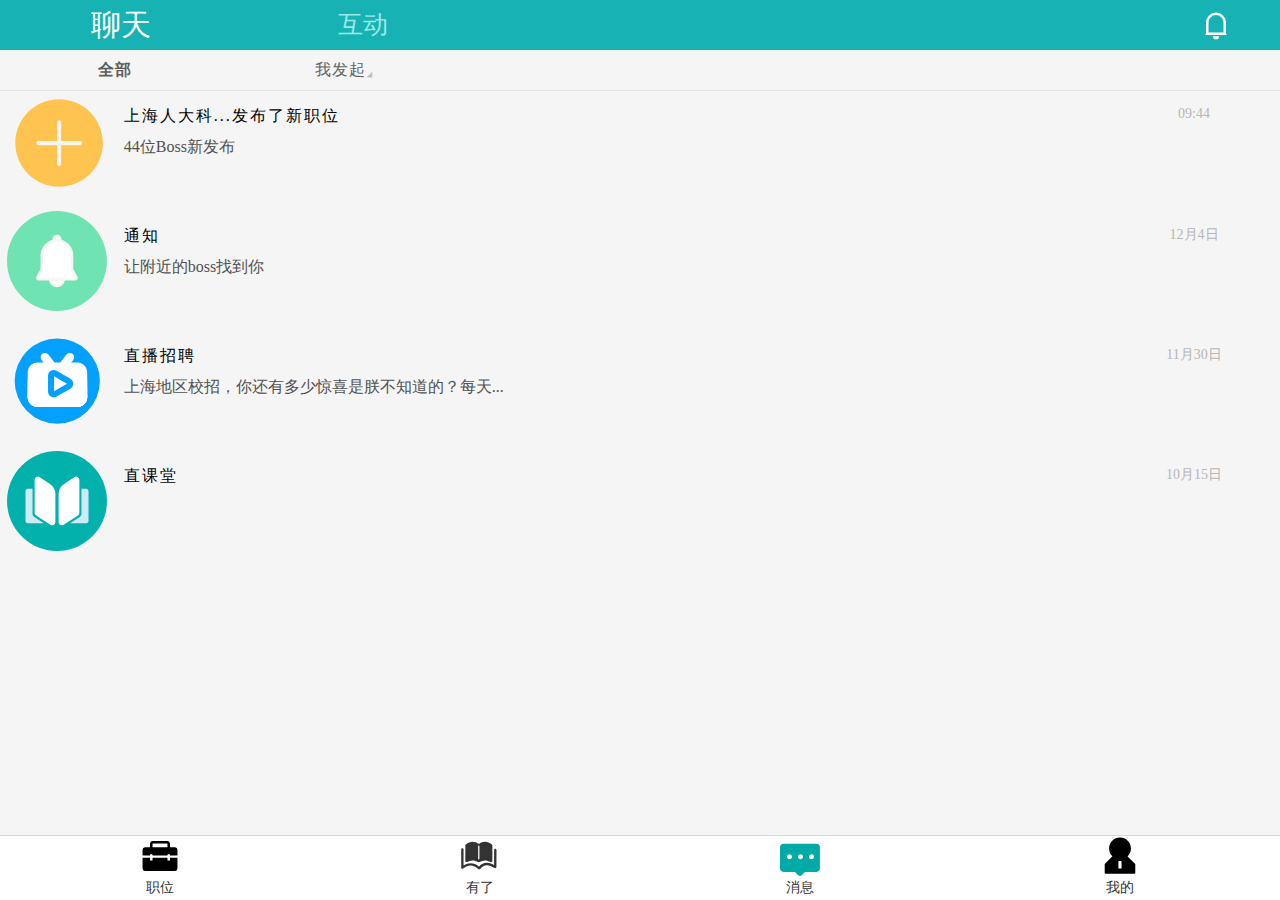
<file: message.html>
<!DOCTYPE html>
<html lang="en">

<head>
    <meta charset="UTF-8">
    <meta name="apple-mobile-web-app-capable" content="yes">
    <meta name="apple-mobile-web-app-status-bar-style" content="black">
    <meta name="format-detection" content="telephone=no">
    <meta name="viewport"
        content="width=device-width, initial-scale=1.0, maximum-scale=1.0, user-scalable=0, shrink-to-fit=no, viewport-fit=cover">
    <title>20001010909-向海涵</title>
    <!-- 初始化css -->
    <link rel="stylesheet" href="./css/common.css">
    <!-- 字体js -->
    <script src="./fonts/iconfont.js"></script>
    <!-- 消息CSS -->
    <link rel="stylesheet" href="./css/message.css">
</head>

<body>
    <header id="header">
        <div class="header_left">
            <div><i>聊天</i></div>
            <div><i>互动</i></div>
        </div>

        <div class="header_right">
            <div>
                <svg class="icon" aria-hidden="true">
                    <use xlink:href="#icon-xiaoxi1"></use>
                </svg>
            </div>
        </div>

    </header>

    <div id="snav">
        <div>全部</div>
        <div>
            <i>我发起</i>
            <svg class="icon" aria-hidden="true">
                <use xlink:href="#icon-sanjiaoxiabiaozhengfangxing"></use>
            </svg>
        </div>
    </div>

    <div id="main">
        <ul class="list">

        </ul>
    </div>

    <nav id="bnav">
        <ul>
            <li>
                <a href="./index.html">
                    <svg class="icon" aria-hidden="true">
                        <use xlink:href="#icon-gongwenbao"></use>
                    </svg>
                    <p>职位</p>
                </a>
            </li>

            <li>
                <a href="./have.html">
                    <svg class="icon" aria-hidden="true">
                        <use xlink:href="#icon-dakaideshu"></use>
                    </svg>
                    <p>有了</p>
                </a>
            </li>

            <li>
                <a href="./message.html">
                    <svg class="icon" aria-hidden="true">
                        <use xlink:href="#icon-xiaoxi2-copy"></use>
                    </svg>
                    <p>消息</p>
                </a>
            </li>

            <li>
                <a href="./mine.html">
                    <svg class="icon" aria-hidden="true">
                        <use xlink:href="#icon-wodexuanzhong"></use>
                    </svg>
                    <p>我的</p>
                </a>
            </li>
        </ul>
    </nav>
    <script src="./js/message.js"></script>
</body>

</html>
</file>
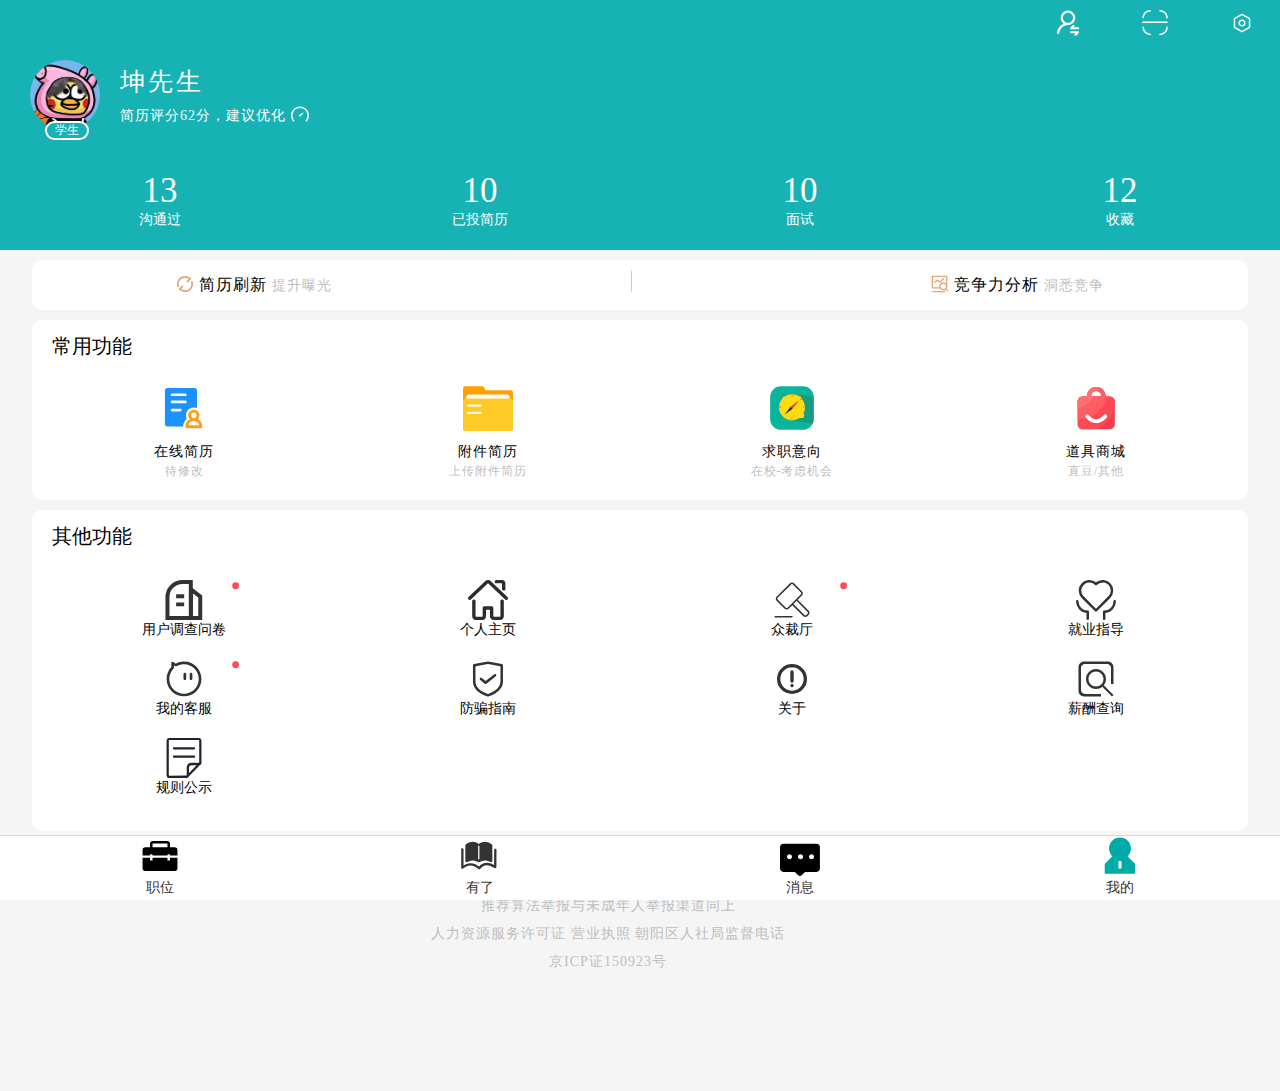
<file: mine.html>
<!DOCTYPE html>
<html lang="en">

<head>
    <meta charset="UTF-8">
    <meta name="apple-mobile-web-app-capable" content="yes">
    <meta name="apple-mobile-web-app-status-bar-style" content="black">
    <meta name="format-detection" content="telephone=no">
    <meta name="viewport"
        content="width=device-width, initial-scale=1.0, maximum-scale=1.0, user-scalable=0, shrink-to-fit=no, viewport-fit=cover">
    <title>20001010909-向海涵</title>
</head>
<!-- 初始化css -->
<link rel="stylesheet" href="./css/common.css">
<!-- 字体js -->
<script src="./fonts/iconfont.js"></script>
<!-- 我的css -->
<link rel="stylesheet" href="./css/mine.css">
<script src="./js/mine.js"></script>

<body>
    <div id="one"></div>
    <header id="header">
        <div id="block">坤先生</div>
        <ul>
            <li>
                <div>
                    <a href="#">
                        <svg class="icon" aria-hidden="true">
                            <use xlink:href="#icon-qiehuanyonghu"></use>
                        </svg>
                    </a>
                </div>
            </li>

            <li>
                <div>
                    <a href="#">
                        <svg class="icon" aria-hidden="true">
                            <use xlink:href="#icon-saoyisao"></use>
                        </svg>
                    </a>
                </div>
            </li>

            <li>
                <div>
                    <a href="./set.html">
                        <svg class="icon" aria-hidden="true">
                            <use xlink:href="#icon-shezhi"></use>
                        </svg>
                    </a>
                </div>
            </li>
        </ul>
    </header>
    <nav id="snav">

        <div class="snav_left">
            <img src="./img/ikun.png">
            <div class="student">学生</div>
        </div>

        <div class="snav_right">
            <i>坤先生</i>
            <span>
                简历评分62分，建议优化
                <svg class="icon" aria-hidden="true">
                    <use xlink:href="#icon-yibiaopan"></use>
                </svg>
            </span>
        </div>

    </nav>

    <nav id="snav_1">
        <ul>
            <li>
                <i>13</i>
                <p>沟通过</p>
            </li>

            <li>
                <i>10</i>
                <p>已投简历</p>
            </li>
            <li>
                <i>10</i>
                <p>面试</p>
            </li>

            <li>
                <i>12</i>
                <p>收藏</p>
            </li>
        </ul>
    </nav>


    <div id="content_1">
        <ul>
            <li>
                <svg class="icon" aria-hidden="true">
                    <use xlink:href="#icon-shuaxin"></use>
                </svg>
                <span>简历刷新</span>
                <i>提升曝光</i>
            </li>

            <li>
                <svg class="icon" aria-hidden="true">
                    <use xlink:href="#icon-vertical_line"></use>
                </svg>
            </li>

            <li>
                <svg class="icon" aria-hidden="true">
                    <use xlink:href="#icon-fenxi"></use>
                </svg>
                <span>竞争力分析</span>
                <i>洞悉竞争</i>
            </li>
        </ul>
    </div>

    <div id="content_2">
        <p>常用功能</p>
        <ul>

            <li>
                <div>
                    <svg class="icon" aria-hidden="true">
                        <use xlink:href="#icon-jianli"></use>
                    </svg>
                </div>
                <p>在线简历</p>
                <i>待修改</i>
            </li>

            <li>
                <div>
                    <svg class="icon" aria-hidden="true">
                        <use xlink:href="#icon-wenjianjia"></use>
                    </svg>
                </div>
                <p>附件简历</p>
                <i>上传附件简历</i>
            </li>

            <li>
                <div>
                    <svg class="icon" aria-hidden="true">
                        <use xlink:href="#icon-zhinanzhen"></use>
                    </svg>
                </div>
                <p>求职意向</p>
                <i>在校-考虑机会</i>
            </li>

            <li>
                <div>
                    <svg class="icon" aria-hidden="true">
                        <use xlink:href="#icon-shangcheng1"></use>
                    </svg>
                </div>
                <p>道具商城</p>
                <i>直豆/其他</i>
            </li>
        </ul>
    </div>

    <div id="content_3">
        <p>其他功能</p>
        <ul>
            <li>
                <div>
                    <svg class="icon dot" aria-hidden="true">
                        <use xlink:href="#icon-yuandianzhong1-copy"></use>
                    </svg>
                    <svg class="icon" aria-hidden="true">
                        <use xlink:href="#icon-gongsi"></use>
                    </svg>
                </div>
                <i>用户调查问卷</i>
            </li>

            <li>
                <div>
                    <svg class="icon" aria-hidden="true">
                        <use xlink:href="#icon-gerenzhuye"></use>
                    </svg>
                </div>
                <i>个人主页</i>
            </li>

            <li>
                <div>
                    <svg class="icon dot" aria-hidden="true">
                        <use xlink:href="#icon-yuandianzhong1-copy"></use>
                    </svg>
                    <svg class="icon" aria-hidden="true">
                        <use xlink:href="#icon-044chuizi"></use>
                    </svg>
                </div>
                <i>众裁厅</i>
            </li>

            <li>
                <div>
                    <svg class="icon" aria-hidden="true">
                        <use xlink:href="#icon-a-ziyuan497"></use>
                    </svg>
                </div>
                <i>就业指导</i>
            </li>

            <li>
                <div>
                    <svg class="icon dot" aria-hidden="true">
                        <use xlink:href="#icon-yuandianzhong1-copy"></use>
                    </svg>
                    <svg class="icon" aria-hidden="true">
                        <use xlink:href="#icon-kefu"></use>
                    </svg>
                </div>
                <i>我的客服</i>
            </li>

            <li>
                <div>
                    <svg class="icon" aria-hidden="true">
                        <use xlink:href="#icon-anquan"></use>
                    </svg>
                </div>
                <i>防骗指南</i>
            </li>

            <li>
                <div>
                    <svg class="icon" aria-hidden="true">
                        <use xlink:href="#icon-guanyuwomen"></use>
                    </svg>
                </div>
                <i>关于</i>
            </li>

            <li>
                <div>
                    <svg class="icon" aria-hidden="true">
                        <use xlink:href="#icon-query1"></use>
                    </svg>
                </div>
                <i>薪酬查询</i>
            </li>

            <li>
                <div>
                    <svg class="icon" aria-hidden="true">
                        <use xlink:href="#icon-touruguize"></use>
                    </svg>
                </div>
                <i>规则公示</i>
            </li>
        </ul>
    </div>

    <footer id="footer">
        <p>客服电话 400-065-5799 工作时间 9:30-18:30</p>
        <p>老年人直连热线 400-661-6030 工作时间 9:30-18:30</p>
        <p>推荐算法举报与未成年人举报渠道同上</p>
        <p>人力资源服务许可证 营业执照 朝阳区人社局监督电话</p>
        <p>京ICP证150923号</p>
    </footer>

    <nav id="bnav">
        <ul>
            <li>
                <a href="./index.html">
                    <svg class="icon" aria-hidden="true">
                        <use xlink:href="#icon-gongwenbao"></use>
                    </svg>
                    <p>职位</p>
                </a>
            </li>

            <li>
                <a href="./have.html">
                    <svg class="icon" aria-hidden="true">
                        <use xlink:href="#icon-dakaideshu"></use>
                    </svg>
                    <p>有了</p>
                </a>
            </li>

            <li>
                <a href="./message.html">
                    <svg class="icon" aria-hidden="true">
                        <use xlink:href="#icon-xiaoxi2"></use>
                    </svg>
                    <p>消息</p>
                </a>
            </li>

            <li>
                <a href="./mine.html">
                    <svg class="icon" aria-hidden="true">
                        <use xlink:href="#icon-wodexuanzhong-copy"></use>
                    </svg>
                    <p>我的</p>
                </a>
            </li>
        </ul>
    </nav>
</body>

</html>
</file>
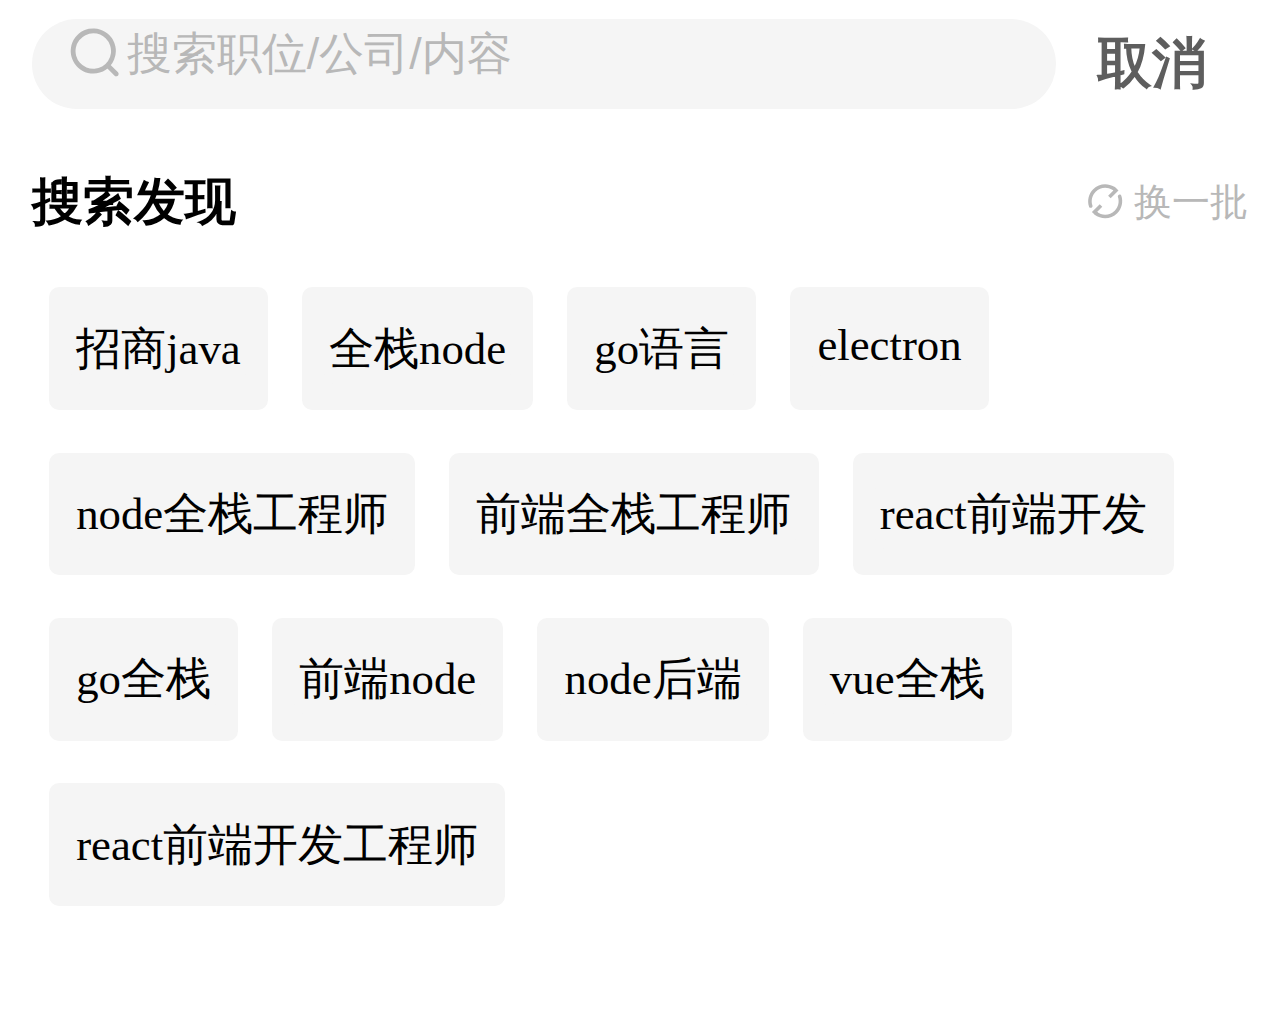
<file: search.html>
<!DOCTYPE html>
<html lang="en">

<head>
    <meta charset="UTF-8">
    <meta name="apple-mobile-web-app-capable" content="yes">
    <meta name="apple-mobile-web-app-status-bar-style" content="black">
    <meta name="format-detection" content="telephone=no">
    <meta name="viewport"
        content="width=device-width, initial-scale=1.0, maximum-scale=1.0, user-scalable=0, shrink-to-fit=no, viewport-fit=cover">
    <title>20001010909-向海涵</title>
</head>
<!-- 初始化css -->
<link rel="stylesheet" href="./css/common.css">
<!-- 字体js -->
<script src="./fonts/iconfont.js"></script>
<!-- 机会css -->
<link rel="stylesheet" href="./css/search.css">

<body>
    <header>
        <form action="#">
            <div class="left">
                <svg class="icon" aria-hidden="true">
                    <use xlink:href="#icon-sousuo"></use>
                </svg>
                <input type="text" value="搜索职位/公司/内容">
            </div>

            <a href="./index.html" class="right">取消</a>

        </form>
        <div>

        </div>
    </header>

    <nav>
        <div>搜索发现</div>
        <div>
            <svg class="icon" aria-hidden="true">
                <use xlink:href="#icon-shuaxin"></use>
            </svg>
            <i>换一批</i>
        </div>
    </nav>

    <main>
        <ul class="list">

        </ul>
    </main>

    <script src="./js/search.js"></script>
</body>

</html>
</file>
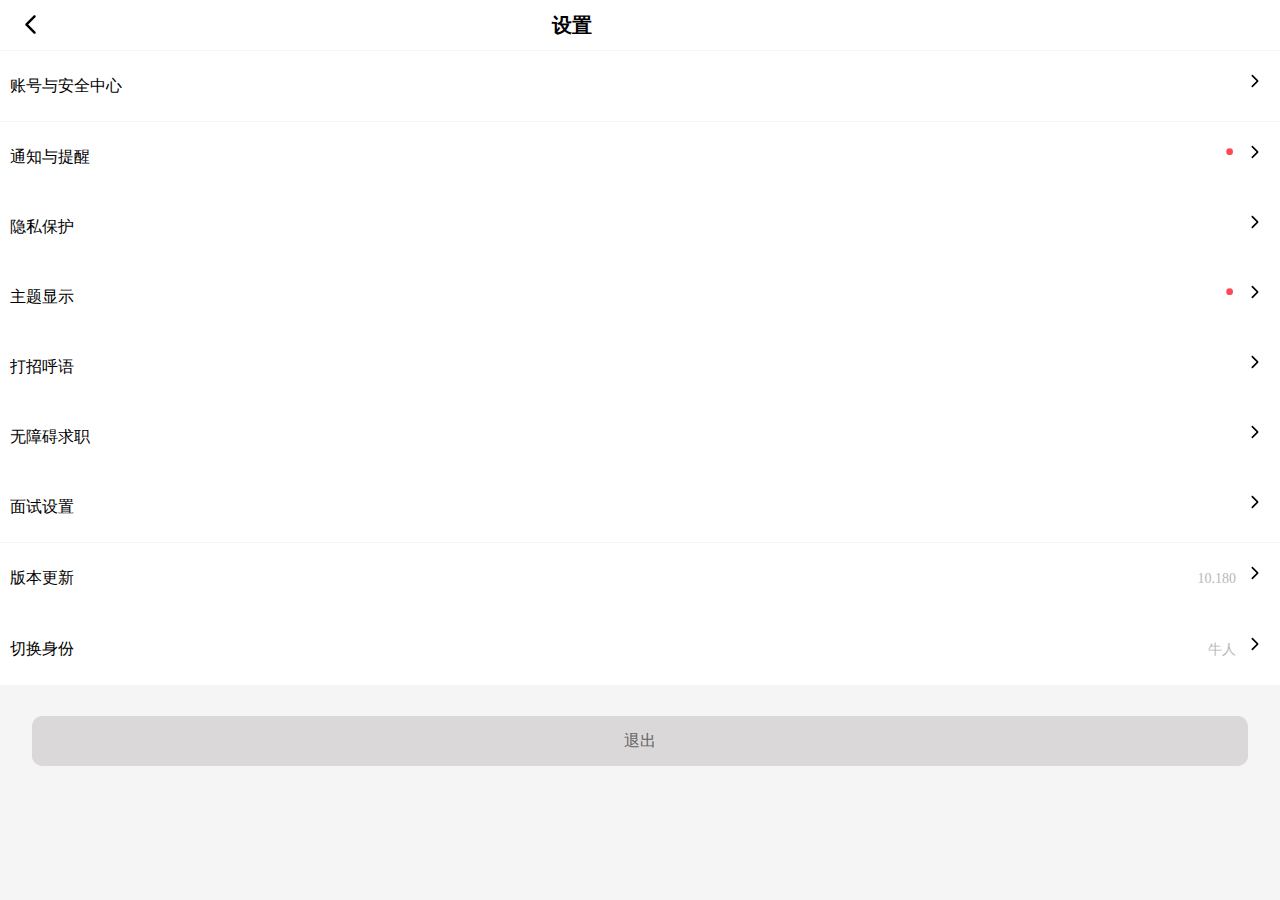
<file: set.html>
<!DOCTYPE html>
<html lang="en">

<head>
    <meta charset="UTF-8">
    <meta name="apple-mobile-web-app-capable" content="yes">
    <meta name="apple-mobile-web-app-status-bar-style" content="black">
    <meta name="format-detection" content="telephone=no">
    <meta name="viewport"
        content="width=device-width, initial-scale=1.0, maximum-scale=1.0, user-scalable=0, shrink-to-fit=no, viewport-fit=cover">
    <title>20001010909-向海涵</title>
</head>
<!-- 初始化css -->
<link rel="stylesheet" href="./css/common.css">
<!-- 字体js -->
<script src="./fonts/iconfont.js"></script>
<!-- 设置css -->
<link rel="stylesheet" href="./css/set.css">

<body>
    <div id="top">
        <div>
            <a href="./mine.html">
                <svg class="icon" aria-hidden="true">
                    <use xlink:href="#icon-xiayiyehouyiye-copy"></use>
                </svg>
            </a>

        </div>
        <i>设置</i>
    </div>

    <div id="main">
        <ul>
            <li>
                <div class="main_letf">
                    <i>账号与安全中心</i>
                </div>
                <div class="main_right">
                    <svg class="icon" aria-hidden="true">
                        <use xlink:href="#icon-xiayiyehouyiye"></use>
                    </svg>
                </div>
            </li>

            <li>
                <div class="main_letf">
                    <i>通知与提醒</i>
                </div>
                <div class="main_right">
                    <svg class="icon dot" aria-hidden="true">
                        <use xlink:href="#icon-yuandianzhong1-copy"></use>
                    </svg>
                    <svg class="icon" aria-hidden="true">
                        <use xlink:href="#icon-xiayiyehouyiye"></use>
                    </svg>
                </div>
            </li>

            <li>
                <div class="main_letf">
                    <i>隐私保护</i>
                </div>
                <div class="main_right">
                    <svg class="icon" aria-hidden="true">
                        <use xlink:href="#icon-xiayiyehouyiye"></use>
                    </svg>
                </div>
            </li>

            <li>
                <div class="main_letf">
                    <i>主题显示</i>
                </div>
                <div class="main_right">
                    <svg class="icon dot" aria-hidden="true">
                        <use xlink:href="#icon-yuandianzhong1-copy"></use>
                    </svg>
                    <svg class="icon" aria-hidden="true">
                        <use xlink:href="#icon-xiayiyehouyiye"></use>
                    </svg>
                </div>
            </li>

            <li>
                <div class="main_letf">
                    <i>打招呼语</i>
                </div>
                <div class="main_right">
                    <svg class="icon" aria-hidden="true">
                        <use xlink:href="#icon-xiayiyehouyiye"></use>
                    </svg>
                </div>
            </li>

            <li>
                <div class="main_letf">
                    <i>无障碍求职</i>
                </div>
                <div class="main_right">
                    <svg class="icon" aria-hidden="true">
                        <use xlink:href="#icon-xiayiyehouyiye"></use>
                    </svg>
                </div>
            </li>

            <li>
                <div class="main_letf">
                    <i>面试设置</i>
                </div>
                <div class="main_right">
                    <svg class="icon" aria-hidden="true">
                        <use xlink:href="#icon-xiayiyehouyiye"></use>
                    </svg>
                </div>
            </li>

            <li>
                <div class="main_letf">
                    <i>版本更新</i>
                </div>
                <div class="main_right">
                    <span>10.180</span>
                    <svg class="icon" aria-hidden="true">
                        <use xlink:href="#icon-xiayiyehouyiye"></use>
                    </svg>
                </div>
            </li>

            <li>
                <div class="main_letf">
                    <i>切换身份</i>
                </div>
                <div class="main_right">
                    <span>牛人</span>
                    <svg class="icon" aria-hidden="true">
                        <use xlink:href="#icon-xiayiyehouyiye"></use>
                    </svg>
                </div>
            </li>
        </ul>
        <div class="quit">退出</div>
    </div>

</body>

</html>
</file>
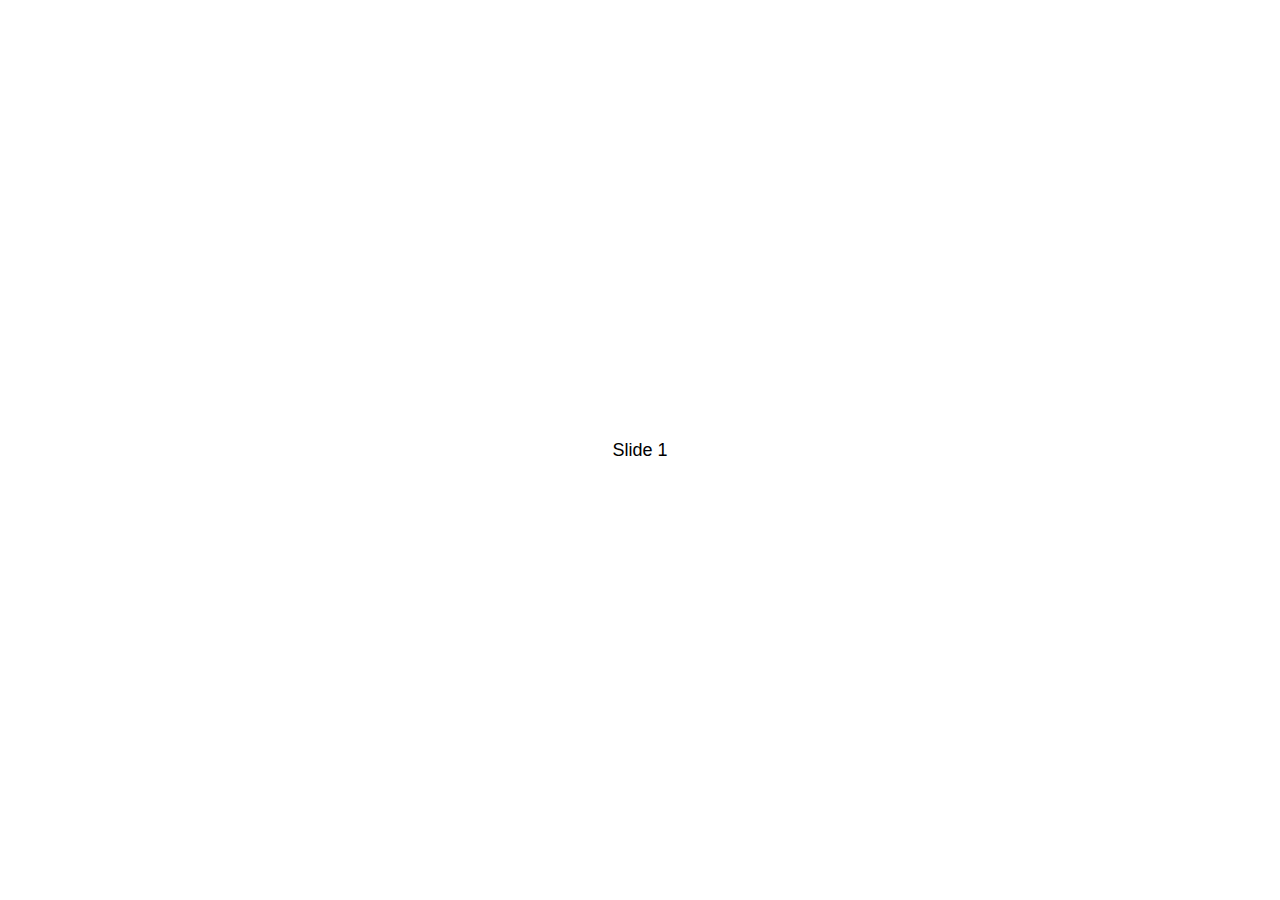
<file: js/swiper/demo/010-default.html>
<!DOCTYPE html>
<html lang="en">
  <head>
    <meta charset="utf-8" />
    <title>Swiper demo</title>
    <meta
      name="viewport"
      content="width=device-width, initial-scale=1, minimum-scale=1, maximum-scale=1"
    />
    <!-- Link Swiper's CSS -->
    <link
      rel="stylesheet"
      href="../swiper-bundle.min.css"
    />

    <!-- Demo styles -->
    <style>
      html,
      body {
        position: relative;
        height: 100%;
      }

      body {
        background: #eee;
        font-family: Helvetica Neue, Helvetica, Arial, sans-serif;
        font-size: 14px;
        color: #000;
        margin: 0;
        padding: 0;
      }

      .swiper {
        width: 100%;
        height: 100%;
      }

      .swiper-slide {
        text-align: center;
        font-size: 18px;
        background: #fff;

        /* Center slide text vertically */
        display: -webkit-box;
        display: -ms-flexbox;
        display: -webkit-flex;
        display: flex;
        -webkit-box-pack: center;
        -ms-flex-pack: center;
        -webkit-justify-content: center;
        justify-content: center;
        -webkit-box-align: center;
        -ms-flex-align: center;
        -webkit-align-items: center;
        align-items: center;
      }

      .swiper-slide img {
        display: block;
        width: 100%;
        height: 100%;
        object-fit: cover;
      }
    </style>
  </head>

  <body>
    <!-- Swiper -->
    <div class="swiper mySwiper">
      <div class="swiper-wrapper">
        <div class="swiper-slide">Slide 1</div>
        <div class="swiper-slide">Slide 2</div>
        <div class="swiper-slide">Slide 3</div>
        <div class="swiper-slide">Slide 4</div>
        <div class="swiper-slide">Slide 5</div>
        <div class="swiper-slide">Slide 6</div>
        <div class="swiper-slide">Slide 7</div>
        <div class="swiper-slide">Slide 8</div>
        <div class="swiper-slide">Slide 9</div>
      </div>
    </div>

    <!-- Swiper JS -->
    <script src="../swiper-bundle.min.js"></script>

    <!-- Initialize Swiper -->
    <script>
      var swiper = new Swiper(".mySwiper", {});
    </script>
  </body>
</html>
</file>
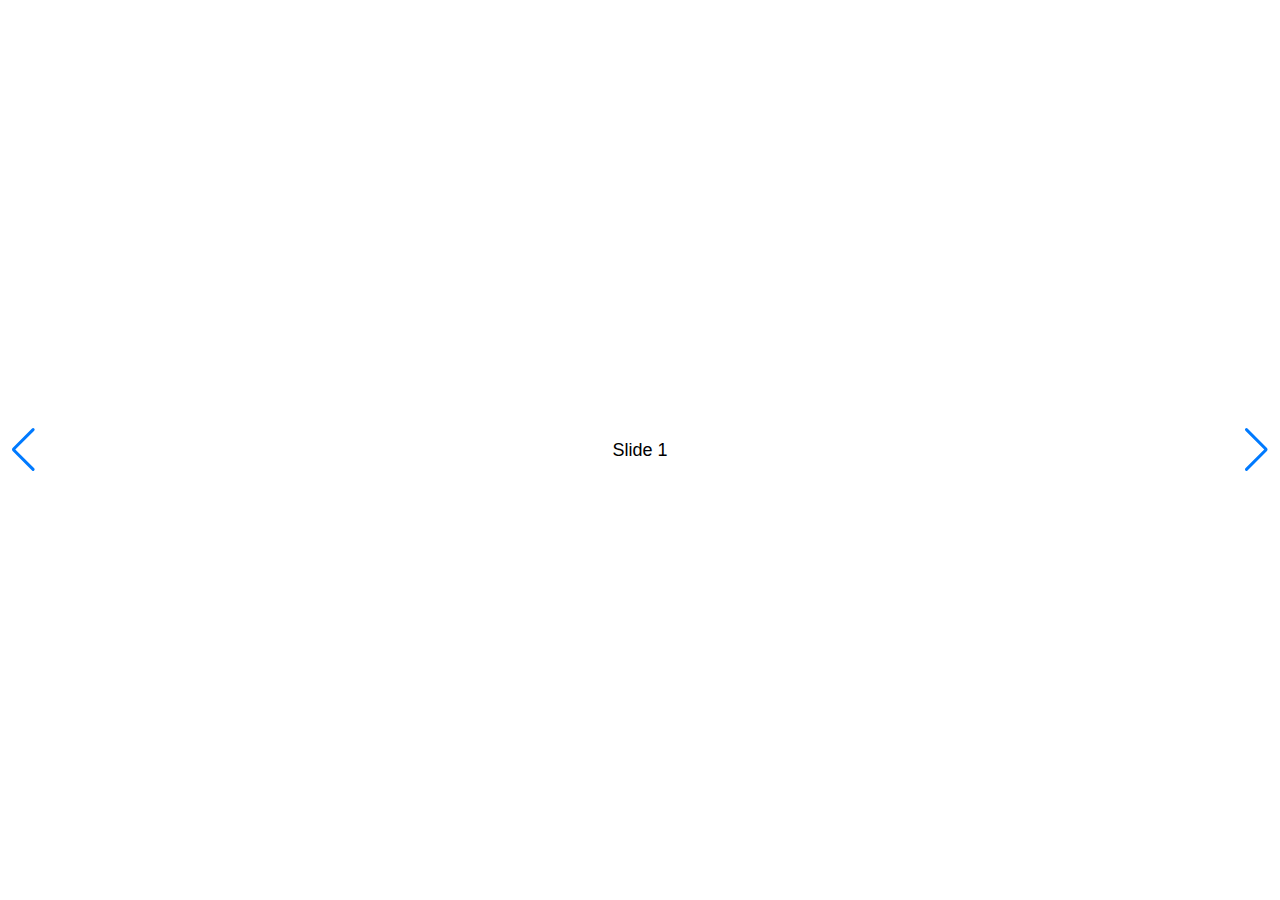
<file: js/swiper/demo/020-navigation.html>
<!DOCTYPE html>
<html lang="en">
  <head>
    <meta charset="utf-8" />
    <title>Swiper demo</title>
    <meta
      name="viewport"
      content="width=device-width, initial-scale=1, minimum-scale=1, maximum-scale=1"
    />
    <!-- Link Swiper's CSS -->
    <link
      rel="stylesheet"
      href="../swiper-bundle.min.css"
    />

    <!-- Demo styles -->
    <style>
      html,
      body {
        position: relative;
        height: 100%;
      }

      body {
        background: #eee;
        font-family: Helvetica Neue, Helvetica, Arial, sans-serif;
        font-size: 14px;
        color: #000;
        margin: 0;
        padding: 0;
      }

      .swiper {
        width: 100%;
        height: 100%;
      }

      .swiper-slide {
        text-align: center;
        font-size: 18px;
        background: #fff;

        /* Center slide text vertically */
        display: -webkit-box;
        display: -ms-flexbox;
        display: -webkit-flex;
        display: flex;
        -webkit-box-pack: center;
        -ms-flex-pack: center;
        -webkit-justify-content: center;
        justify-content: center;
        -webkit-box-align: center;
        -ms-flex-align: center;
        -webkit-align-items: center;
        align-items: center;
      }

      .swiper-slide img {
        display: block;
        width: 100%;
        height: 100%;
        object-fit: cover;
      }
    </style>
  </head>

  <body>
    <!-- Swiper -->
    <div class="swiper mySwiper">
      <div class="swiper-wrapper">
        <div class="swiper-slide">Slide 1</div>
        <div class="swiper-slide">Slide 2</div>
        <div class="swiper-slide">Slide 3</div>
        <div class="swiper-slide">Slide 4</div>
        <div class="swiper-slide">Slide 5</div>
        <div class="swiper-slide">Slide 6</div>
        <div class="swiper-slide">Slide 7</div>
        <div class="swiper-slide">Slide 8</div>
        <div class="swiper-slide">Slide 9</div>
      </div>
      <div class="swiper-button-next"></div>
      <div class="swiper-button-prev"></div>
    </div>

    <!-- Swiper JS -->
    <script src="../swiper-bundle.min.js"></script>

    <!-- Initialize Swiper -->
    <script>
      var swiper = new Swiper(".mySwiper", {
        navigation: {
          nextEl: ".swiper-button-next",
          prevEl: ".swiper-button-prev",
        },
      });
    </script>
  </body>
</html>
</file>
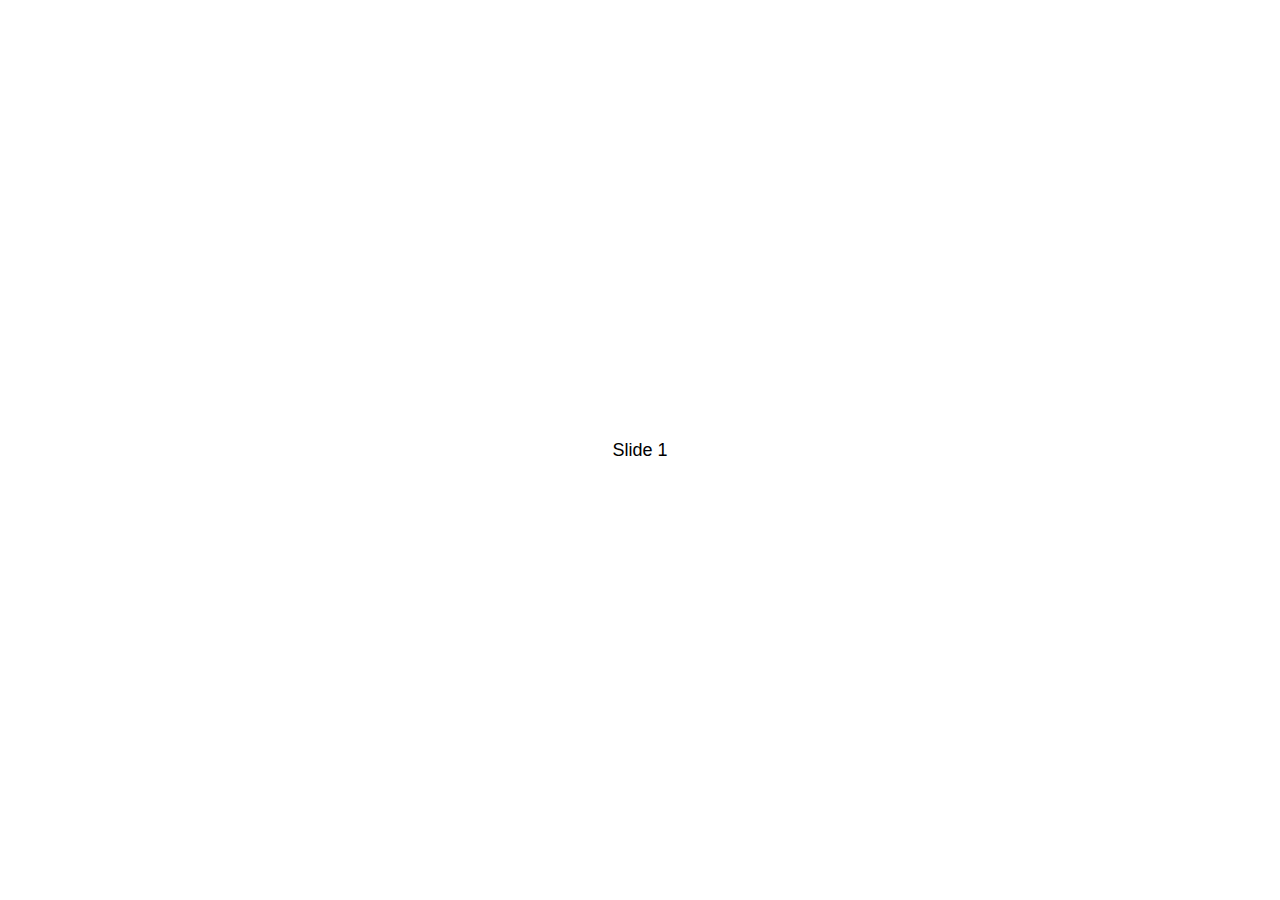
<file: js/swiper/demo/030-pagination.html>
<!DOCTYPE html>
<html lang="en">
  <head>
    <meta charset="utf-8" />
    <title>Swiper demo</title>
    <meta
      name="viewport"
      content="width=device-width, initial-scale=1, minimum-scale=1, maximum-scale=1"
    />
    <!-- Link Swiper's CSS -->
    <link
      rel="stylesheet"
      href="../swiper-bundle.min.css"
    />

    <!-- Demo styles -->
    <style>
      html,
      body {
        position: relative;
        height: 100%;
      }

      body {
        background: #eee;
        font-family: Helvetica Neue, Helvetica, Arial, sans-serif;
        font-size: 14px;
        color: #000;
        margin: 0;
        padding: 0;
      }

      .swiper {
        width: 100%;
        height: 100%;
      }

      .swiper-slide {
        text-align: center;
        font-size: 18px;
        background: #fff;

        /* Center slide text vertically */
        display: -webkit-box;
        display: -ms-flexbox;
        display: -webkit-flex;
        display: flex;
        -webkit-box-pack: center;
        -ms-flex-pack: center;
        -webkit-justify-content: center;
        justify-content: center;
        -webkit-box-align: center;
        -ms-flex-align: center;
        -webkit-align-items: center;
        align-items: center;
      }

      .swiper-slide img {
        display: block;
        width: 100%;
        height: 100%;
        object-fit: cover;
      }
    </style>
  </head>

  <body>
    <!-- Swiper -->
    <div class="swiper mySwiper">
      <div class="swiper-wrapper">
        <div class="swiper-slide">Slide 1</div>
        <div class="swiper-slide">Slide 2</div>
        <div class="swiper-slide">Slide 3</div>
        <div class="swiper-slide">Slide 4</div>
        <div class="swiper-slide">Slide 5</div>
        <div class="swiper-slide">Slide 6</div>
        <div class="swiper-slide">Slide 7</div>
        <div class="swiper-slide">Slide 8</div>
        <div class="swiper-slide">Slide 9</div>
      </div>
      <div class="swiper-pagination"></div>
    </div>

    <!-- Swiper JS -->
    <script src="../swiper-bundle.min.js"></script>

    <!-- Initialize Swiper -->
    <script>
      var swiper = new Swiper(".mySwiper", {
        pagination: {
          el: ".swiper-pagination",
        },
      });
    </script>
  </body>
</html>
</file>
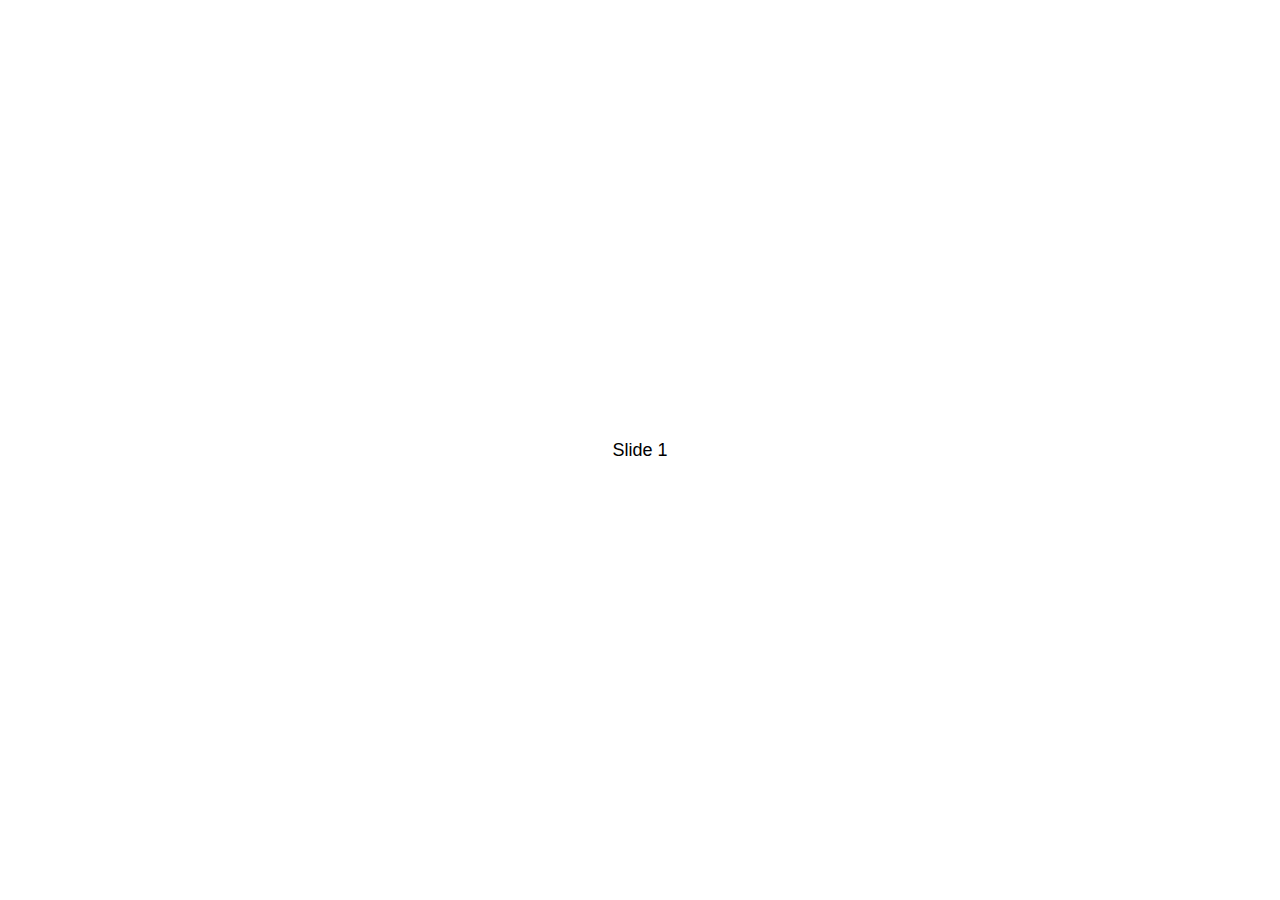
<file: js/swiper/demo/040-pagination-dynamic.html>
<!DOCTYPE html>
<html lang="en">
  <head>
    <meta charset="utf-8" />
    <title>Swiper demo</title>
    <meta
      name="viewport"
      content="width=device-width, initial-scale=1, minimum-scale=1, maximum-scale=1"
    />
    <!-- Link Swiper's CSS -->
    <link
      rel="stylesheet"
      href="../swiper-bundle.min.css"
    />

    <!-- Demo styles -->
    <style>
      html,
      body {
        position: relative;
        height: 100%;
      }

      body {
        background: #eee;
        font-family: Helvetica Neue, Helvetica, Arial, sans-serif;
        font-size: 14px;
        color: #000;
        margin: 0;
        padding: 0;
      }

      .swiper {
        width: 100%;
        height: 100%;
      }

      .swiper-slide {
        text-align: center;
        font-size: 18px;
        background: #fff;

        /* Center slide text vertically */
        display: -webkit-box;
        display: -ms-flexbox;
        display: -webkit-flex;
        display: flex;
        -webkit-box-pack: center;
        -ms-flex-pack: center;
        -webkit-justify-content: center;
        justify-content: center;
        -webkit-box-align: center;
        -ms-flex-align: center;
        -webkit-align-items: center;
        align-items: center;
      }

      .swiper-slide img {
        display: block;
        width: 100%;
        height: 100%;
        object-fit: cover;
      }
    </style>
  </head>

  <body>
    <!-- Swiper -->
    <div class="swiper mySwiper">
      <div class="swiper-wrapper">
        <div class="swiper-slide">Slide 1</div>
        <div class="swiper-slide">Slide 2</div>
        <div class="swiper-slide">Slide 3</div>
        <div class="swiper-slide">Slide 4</div>
        <div class="swiper-slide">Slide 5</div>
        <div class="swiper-slide">Slide 6</div>
        <div class="swiper-slide">Slide 7</div>
        <div class="swiper-slide">Slide 8</div>
        <div class="swiper-slide">Slide 9</div>
      </div>
      <div class="swiper-pagination"></div>
    </div>

    <!-- Swiper JS -->
    <script src="../swiper-bundle.min.js"></script>

    <!-- Initialize Swiper -->
    <script>
      var swiper = new Swiper(".mySwiper", {
        pagination: {
          el: ".swiper-pagination",
          dynamicBullets: true,
        },
      });
    </script>
  </body>
</html>
</file>
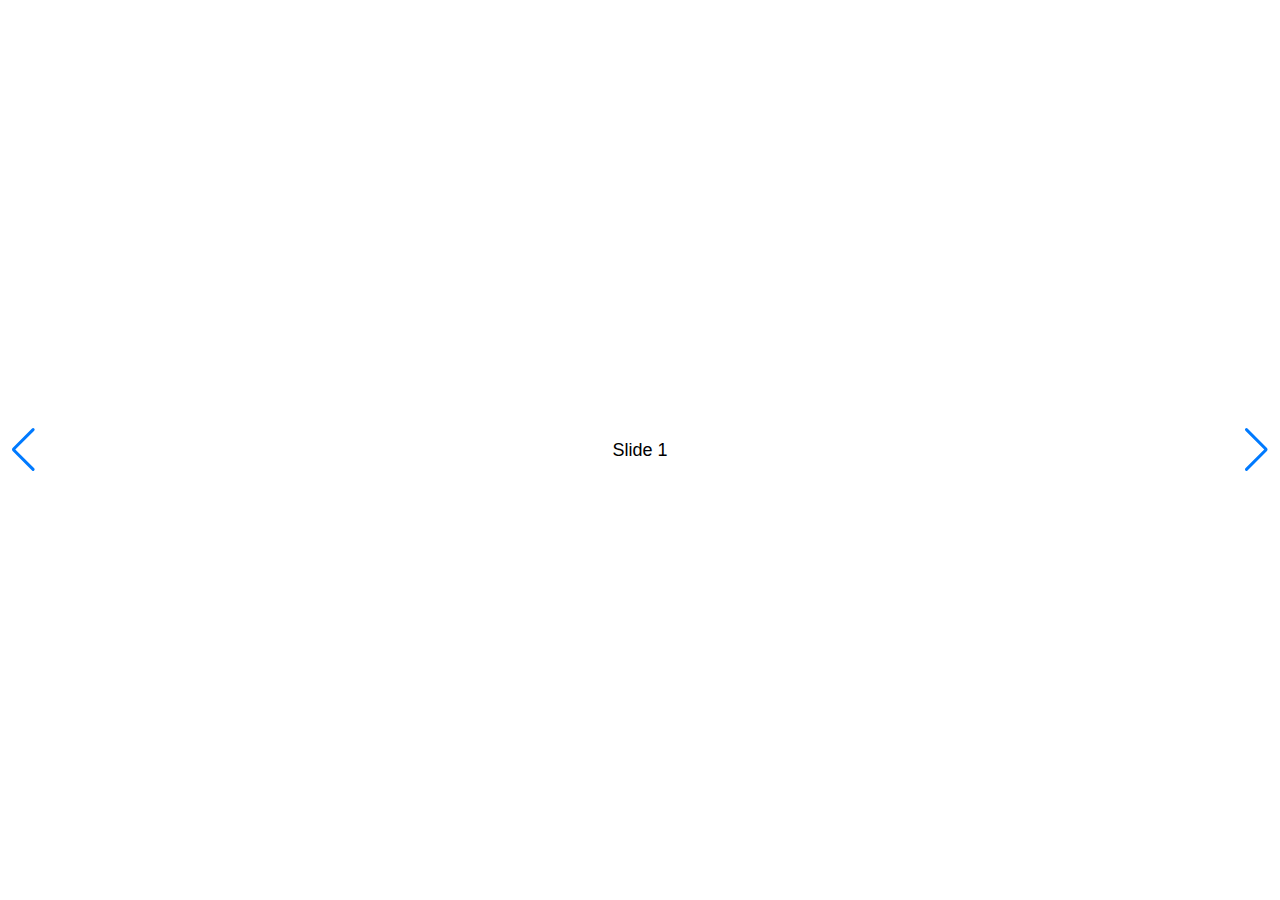
<file: js/swiper/demo/050-pagination-progress.html>
<!DOCTYPE html>
<html lang="en">
  <head>
    <meta charset="utf-8" />
    <title>Swiper demo</title>
    <meta
      name="viewport"
      content="width=device-width, initial-scale=1, minimum-scale=1, maximum-scale=1"
    />
    <!-- Link Swiper's CSS -->
    <link
      rel="stylesheet"
      href="../swiper-bundle.min.css"
    />

    <!-- Demo styles -->
    <style>
      html,
      body {
        position: relative;
        height: 100%;
      }

      body {
        background: #eee;
        font-family: Helvetica Neue, Helvetica, Arial, sans-serif;
        font-size: 14px;
        color: #000;
        margin: 0;
        padding: 0;
      }

      .swiper {
        width: 100%;
        height: 100%;
      }

      .swiper-slide {
        text-align: center;
        font-size: 18px;
        background: #fff;

        /* Center slide text vertically */
        display: -webkit-box;
        display: -ms-flexbox;
        display: -webkit-flex;
        display: flex;
        -webkit-box-pack: center;
        -ms-flex-pack: center;
        -webkit-justify-content: center;
        justify-content: center;
        -webkit-box-align: center;
        -ms-flex-align: center;
        -webkit-align-items: center;
        align-items: center;
      }

      .swiper-slide img {
        display: block;
        width: 100%;
        height: 100%;
        object-fit: cover;
      }
    </style>
  </head>

  <body>
    <!-- Swiper -->
    <div class="swiper mySwiper">
      <div class="swiper-wrapper">
        <div class="swiper-slide">Slide 1</div>
        <div class="swiper-slide">Slide 2</div>
        <div class="swiper-slide">Slide 3</div>
        <div class="swiper-slide">Slide 4</div>
        <div class="swiper-slide">Slide 5</div>
        <div class="swiper-slide">Slide 6</div>
        <div class="swiper-slide">Slide 7</div>
        <div class="swiper-slide">Slide 8</div>
        <div class="swiper-slide">Slide 9</div>
      </div>
      <div class="swiper-button-next"></div>
      <div class="swiper-button-prev"></div>
      <div class="swiper-pagination"></div>
    </div>

    <!-- Swiper JS -->
    <script src="../swiper-bundle.min.js"></script>

    <!-- Initialize Swiper -->
    <script>
      var swiper = new Swiper(".mySwiper", {
        pagination: {
          el: ".swiper-pagination",
          type: "progressbar",
        },
        navigation: {
          nextEl: ".swiper-button-next",
          prevEl: ".swiper-button-prev",
        },
      });
    </script>
  </body>
</html>
</file>
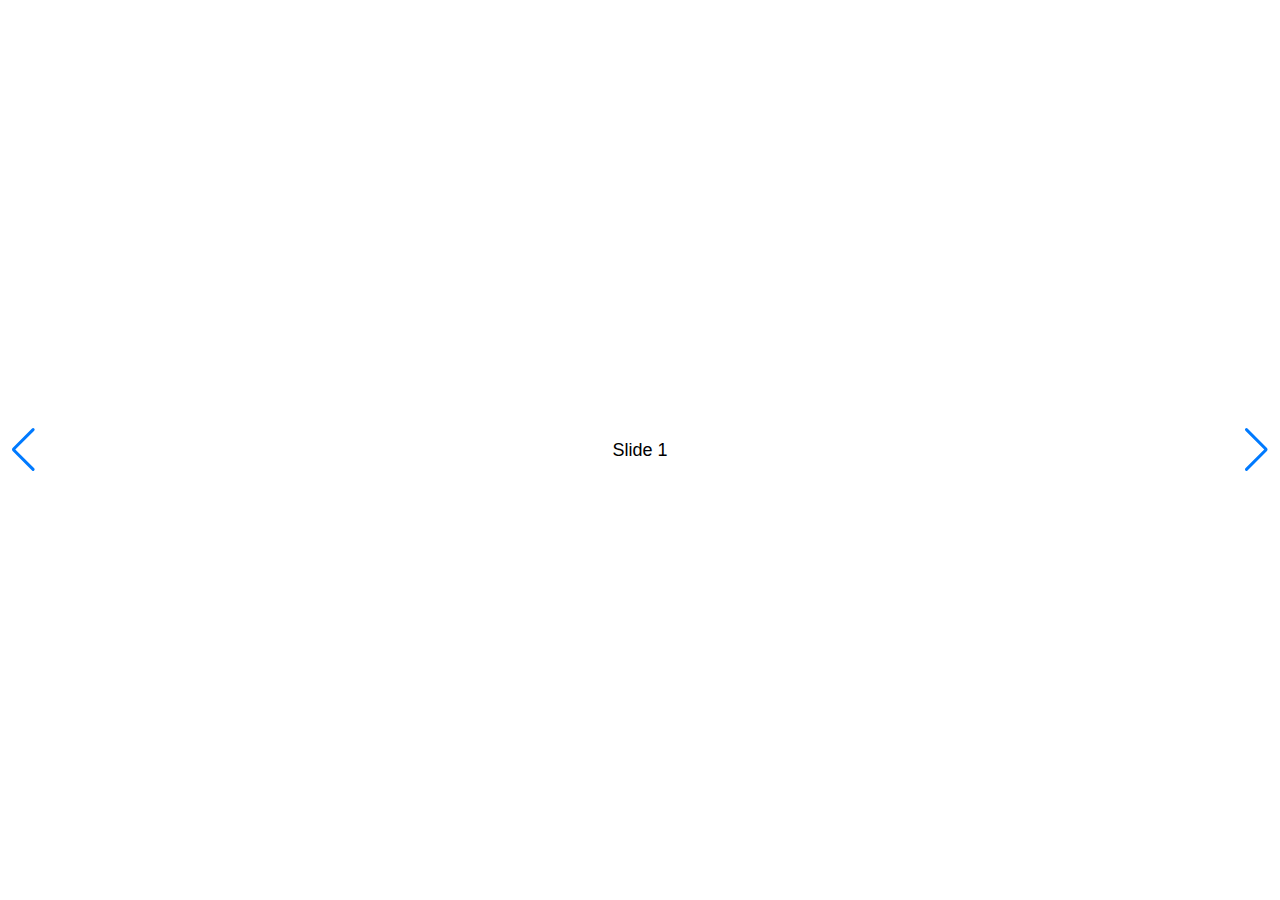
<file: js/swiper/demo/060-pagination-fraction.html>
<!DOCTYPE html>
<html lang="en">
  <head>
    <meta charset="utf-8" />
    <title>Swiper demo</title>
    <meta
      name="viewport"
      content="width=device-width, initial-scale=1, minimum-scale=1, maximum-scale=1"
    />
    <!-- Link Swiper's CSS -->
    <link
      rel="stylesheet"
      href="../swiper-bundle.min.css"
    />

    <!-- Demo styles -->
    <style>
      html,
      body {
        position: relative;
        height: 100%;
      }

      body {
        background: #eee;
        font-family: Helvetica Neue, Helvetica, Arial, sans-serif;
        font-size: 14px;
        color: #000;
        margin: 0;
        padding: 0;
      }

      .swiper {
        width: 100%;
        height: 100%;
      }

      .swiper-slide {
        text-align: center;
        font-size: 18px;
        background: #fff;

        /* Center slide text vertically */
        display: -webkit-box;
        display: -ms-flexbox;
        display: -webkit-flex;
        display: flex;
        -webkit-box-pack: center;
        -ms-flex-pack: center;
        -webkit-justify-content: center;
        justify-content: center;
        -webkit-box-align: center;
        -ms-flex-align: center;
        -webkit-align-items: center;
        align-items: center;
      }

      .swiper-slide img {
        display: block;
        width: 100%;
        height: 100%;
        object-fit: cover;
      }
    </style>
  </head>

  <body>
    <!-- Swiper -->
    <div class="swiper mySwiper">
      <div class="swiper-wrapper">
        <div class="swiper-slide">Slide 1</div>
        <div class="swiper-slide">Slide 2</div>
        <div class="swiper-slide">Slide 3</div>
        <div class="swiper-slide">Slide 4</div>
        <div class="swiper-slide">Slide 5</div>
        <div class="swiper-slide">Slide 6</div>
        <div class="swiper-slide">Slide 7</div>
        <div class="swiper-slide">Slide 8</div>
        <div class="swiper-slide">Slide 9</div>
      </div>
      <div class="swiper-button-next"></div>
      <div class="swiper-button-prev"></div>
      <div class="swiper-pagination"></div>
    </div>

    <!-- Swiper JS -->
    <script src="../swiper-bundle.min.js"></script>

    <!-- Initialize Swiper -->
    <script>
      var swiper = new Swiper(".mySwiper", {
        pagination: {
          el: ".swiper-pagination",
          type: "fraction",
        },
        navigation: {
          nextEl: ".swiper-button-next",
          prevEl: ".swiper-button-prev",
        },
      });
    </script>
  </body>
</html>
</file>
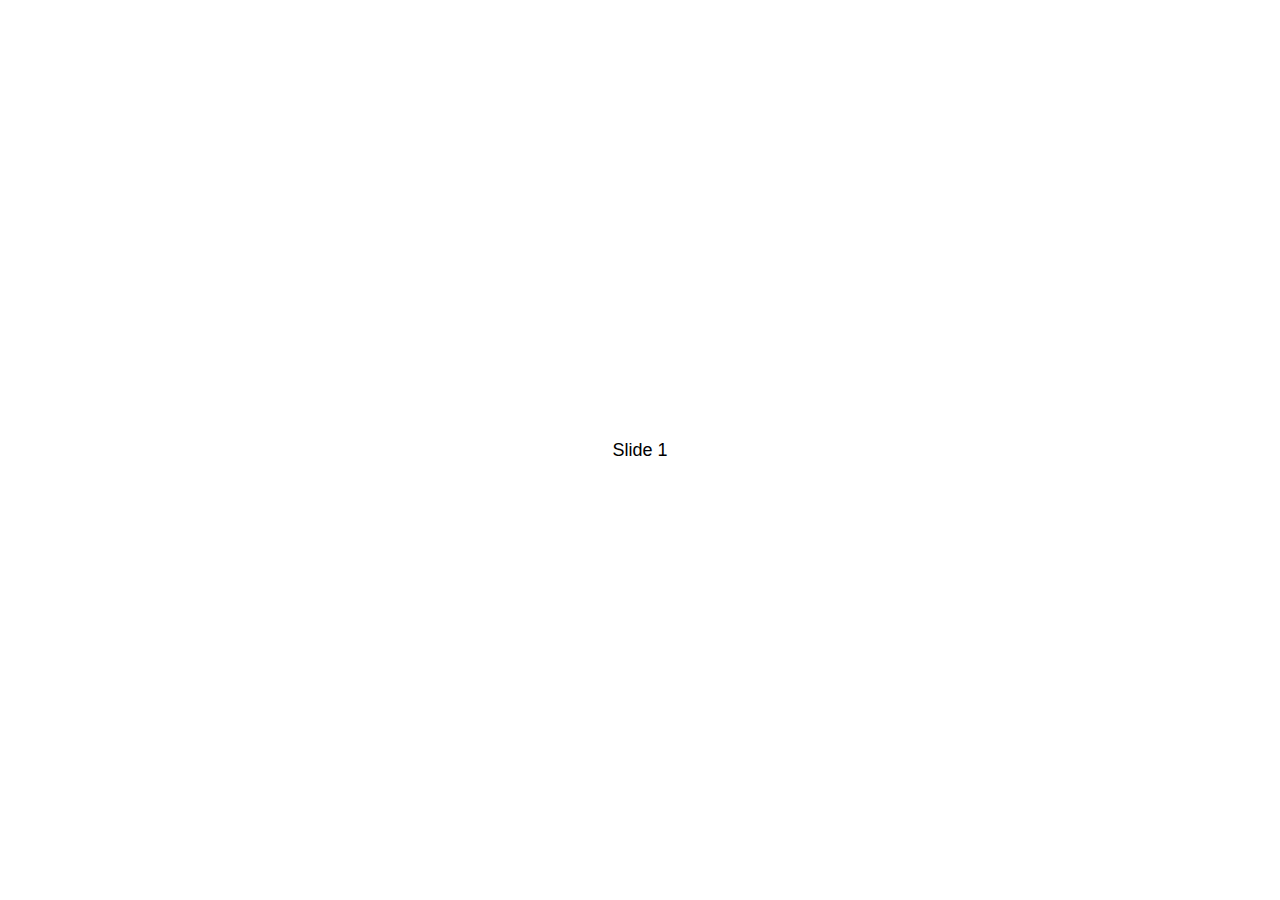
<file: js/swiper/demo/070-pagination-custom.html>
<!DOCTYPE html>
<html lang="en">
  <head>
    <meta charset="utf-8" />
    <title>Swiper demo</title>
    <meta
      name="viewport"
      content="width=device-width, initial-scale=1, minimum-scale=1, maximum-scale=1"
    />
    <!-- Link Swiper's CSS -->
    <link
      rel="stylesheet"
      href="../swiper-bundle.min.css"
    />

    <!-- Demo styles -->
    <style>
      html,
      body {
        position: relative;
        height: 100%;
      }

      body {
        background: #eee;
        font-family: Helvetica Neue, Helvetica, Arial, sans-serif;
        font-size: 14px;
        color: #000;
        margin: 0;
        padding: 0;
      }

      .swiper {
        width: 100%;
        height: 100%;
      }

      .swiper-slide {
        text-align: center;
        font-size: 18px;
        background: #fff;

        /* Center slide text vertically */
        display: -webkit-box;
        display: -ms-flexbox;
        display: -webkit-flex;
        display: flex;
        -webkit-box-pack: center;
        -ms-flex-pack: center;
        -webkit-justify-content: center;
        justify-content: center;
        -webkit-box-align: center;
        -ms-flex-align: center;
        -webkit-align-items: center;
        align-items: center;
      }

      .swiper-slide img {
        display: block;
        width: 100%;
        height: 100%;
        object-fit: cover;
      }

      .swiper-pagination-bullet {
        width: 20px;
        height: 20px;
        text-align: center;
        line-height: 20px;
        font-size: 12px;
        color: #000;
        opacity: 1;
        background: rgba(0, 0, 0, 0.2);
      }

      .swiper-pagination-bullet-active {
        color: #fff;
        background: #007aff;
      }
    </style>
  </head>

  <body>
    <!-- Swiper -->
    <div class="swiper mySwiper">
      <div class="swiper-wrapper">
        <div class="swiper-slide">Slide 1</div>
        <div class="swiper-slide">Slide 2</div>
        <div class="swiper-slide">Slide 3</div>
        <div class="swiper-slide">Slide 4</div>
        <div class="swiper-slide">Slide 5</div>
        <div class="swiper-slide">Slide 6</div>
        <div class="swiper-slide">Slide 7</div>
        <div class="swiper-slide">Slide 8</div>
        <div class="swiper-slide">Slide 9</div>
      </div>
      <div class="swiper-pagination"></div>
    </div>

    <!-- Swiper JS -->
    <script src="../swiper-bundle.min.js"></script>

    <!-- Initialize Swiper -->
    <script>
      var swiper = new Swiper(".mySwiper", {
        pagination: {
          el: ".swiper-pagination",
          clickable: true,
          renderBullet: function (index, className) {
            return '<span class="' + className + '">' + (index + 1) + "</span>";
          },
        },
      });
    </script>
  </body>
</html>
</file>
<file: css/common.css>
h1,h2,h3,h4,h5,h6,body,ul,p,form,dl,dd,dt{
    padding: 0;
    margin: 0;
}

i,s,strong{
    font-style: normal;
}

ul{
    list-style: none;
}

a{
    text-decoration: none;
    color: #000;
}

a:visited{
    color: #000;
}
img{
    border: none;
    display: block;
}

body{
    width: 100%;
    min-width: 320px;
    /* max-width: 1200px;推荐不给 */
    /* margin: 0 auto;和max-width一起用 */
    overflow-x: hidden;/*沿着x轴的溢出被忽略*/
}
</file>
<file: css/index.css>
/********************全局 start**********************/
body {
    background-color: rgb(245, 245, 245);
}

#one {
    width: 100%;
    height: 100px;
}

.icon {
    width: 1em;
    height: 1em;
    vertical-align: -0.15em;
    fill: currentColor;
    overflow: hidden;
}

#main {
    padding-bottom: 85px;
}

/********************全局 end**********************/


/********************header start**********************/
#header {
    width: 100%;
    position: fixed;
    top: 0;
    right: 0;
    left: 0;
    background-color: rgb(23, 178, 180);
    z-index: 9;
    display: flex;

}

#header ul {
    width: 60%;
    display: flex;
}

#header li {
    width: 30%;
    font-size: 25px;
    line-height: 50px;
    text-align: center;
    font-weight: lighter;
    cursor: pointer;
    color: rgb(157, 231, 233);
}

#header .header_right {
    width: 40%;
    display: flex;
    justify-content: flex-end;
    line-height: 50px;
    text-align: center;
    color: #fff;
}

#header .header_right div:nth-child(1) {
    line-height: 30px;
    width: 60%;
    margin: auto;
}

#header .header_right div:nth-child(1) .box {
    width: 80%;
    height: 30px;
    border: 1px solid #fff;
    border-radius: 5px;
    overflow: hidden;
}

#header .header_right div:nth-child(2) {
    width: 20%;
    font-size: 30px;
    cursor: pointer;
}

#header .header_right div:nth-child(2) .icon {
    margin-bottom: 3px;
}

#header a {
    color: #fff;
}

#header .cur {
    font-weight: normal;
    font-size: 30px;
    color: #fff;
}

/********************header end**********************/


/****************************************发现页面************************************************/
/********************顶部栏1 start**********************/
.page .snav {
    width: 100%;
    position: fixed;
    top: 50px;
    right: 0;
    left: 0;
    background-color: rgb(255, 255, 255);
    display: flex;
    line-height: 50px;
}

.page .snav .left {
    width: 20%;
    text-align: center;
    font-weight: bolder;
}

.page .snav .right {
    width: 80%;
    display: flex;
    justify-content: flex-end;
}

.page .snav .right div {
    width: 20%;
    height: 30px;
    margin: auto 0;
    line-height: 30px;
    text-align: center;
    background-color: rgb(246, 246, 246);
    margin-right: 10px;
}

/********************顶部栏1 end**********************/

/********************主体1 start*********************/
#content {
    width: 100%;
}

#content ul {
    display: flex;
    width: 100%;
    flex-direction: column;
    align-items: center;
    margin-top: 100px;
}

#content ul li {
    background-color: rgb(255, 255, 255);
    width: 95%;
    height: 200px;
    margin-top: 15px;
    border-radius: 7px;
    padding: 15px;
    display: flex;
    flex-direction: column;
    justify-content: space-between;
}

#content ul li .top i:nth-child(1) {
    float: left;
    font-size: 25px;
}

#content ul li .top i:nth-child(2) {
    float: right;
    font-size: 25px;
    color: rgb(20, 153, 155);
}

#content ul li .bottom i:nth-child(1) img {
    float: left;
    width: 20px;
    height: 20px;
    border-radius: 50%;
    margin-right: 10px;
}

#content ul li .bottom i:nth-child(1) {
    float: left;
    font-size: 14px;
    padding: 5px;
    letter-spacing: 2px;
}

#content ul li .bottom i:nth-child(2) {
    float: right;
    font-size: 14px;
    padding: 5px;
    color: rgb(94, 94, 94);
    letter-spacing: 1px;
}

#content ul li .middle1 p {
    color: rgb(94, 94, 94);
    font-size: 16px;
}

#content ul li .middle2 span {
    background-color: rgb(243, 243, 243);
    padding: 5px 10px;
    font-size: 14px;
    margin-right: 10px;
    color: rgb(94, 94, 94);
    user-select: none;
}

#content ul li i {
    user-select: none;
}

#content ul li .close {
    cursor: pointer;
    font-size: 8px;
}


/********************主体1 end*********************/
/****************************************发现页面***********************************************/
/****************************************实习页面**********************************************/
/********************顶部栏2 start**********************/
.snav2 {
    margin-top: 50px;
    top: -50px;
    width: 100%;
    display: flex;
    height: 40px;
    background-color: #fff;
    font-size: 16px;
}

.snav2 .snav2_left {
    width: 90%;
    color: rgb(94, 94, 94);
    line-height: 40px;
}

.snav2_left ul {
    display: flex;

    justify-content: flex-start;
}

.snav2_left li {
    width: 21%;
    text-align: center;
}

.snav2 .snav2_right {
    width: 10%;
    line-height: 40px;

    text-align: center;
}

#main .list2_cur {
    font-weight: 600;
    font-size: 20px;
    color: #000;
}

/********************顶部栏2 start**********************/
/********************顶部栏2_1 start**********************/
.top2 {
    width: 100%;
    display: flex;
    height: 40px;
    background-color: #fff;
    font-size: 16px;
    top: 40px;
}

.top2 .top2_left {
    width: 60%;
    color: rgb(94, 94, 94);
    line-height: 40px;
}

.top2_left ul {
    width: 100%;
    display: flex;
    justify-content: flex-start;
}

.top2_left li {
    width: 20%;
    text-align: center;
}

.top2_left .top2_cur {
    font-weight: bold;
    font-size: 20px;
    color: #000;
}

.top2_right {
    width: 40%;
    display: flex;
    justify-content: space-around;
    color: rgb(94, 94, 94);
    line-height: 40px;
    margin: auto;
}

.top2_right .t2 {
    width: 40%;
    text-align: center;
    background-color: rgb(245, 245, 245);
    line-height: 30px;
}

/********************顶部栏2_1 end**********************/
/********************主体2 start*********************/
#content2 {
    width: 100%;
}

#content2 ul {
    display: flex;
    width: 100%;
    flex-direction: column;
    align-items: center;
}

#content2 ul li {
    background-color: rgb(255, 255, 255);
    width: 95%;
    height: 200px;
    margin-top: 15px;
    border-radius: 7px;
    padding: 15px;
    display: flex;
    flex-direction: column;
    justify-content: space-between;
}

#content2 ul li .top i:nth-child(1) {
    float: left;
    font-size: 25px;
}

#content2 ul li .top i:nth-child(2) {
    float: right;
    font-size: 25px;
    color: rgb(20, 153, 155);
}

#content2 ul li .bottom i:nth-child(1) img {
    float: left;
    width: 20px;
    height: 20px;
    border-radius: 50%;
    margin-right: 10px;
}

#content2 ul li .bottom i:nth-child(1) {
    float: left;
    font-size: 14px;
    padding: 5px;
    letter-spacing: 2px;
}

#content2 ul li .bottom i:nth-child(2) {
    float: right;
    font-size: 14px;
    padding: 5px;
    color: rgb(94, 94, 94);
    letter-spacing: 1px;
}

#content2 ul li .middle1 p {
    color: rgb(94, 94, 94);
    font-size: 16px;
}

#content2 ul li .middle2 span {
    background-color: rgb(243, 243, 243);
    padding: 5px 10px;
    font-size: 14px;
    margin-right: 10px;
    color: rgb(94, 94, 94);
    user-select: none;
}

#content2 ul li i {
    user-select: none;
}

#content2 ul li .close {
    cursor: pointer;
    font-size: 8px;
}


/********************主体2 end*********************/
/****************************************实习页面************************************************/
/****************************************兼职页面************************************************/
/********************顶部栏3 start**********************/
.top3 {
    width: 100%;
    display: flex;
    height: 40px;
    background-color: #fff;
    margin-top: 50px;
    font-size: 16px;
    top: -50px;
}

.top3 .top3_left {
    width: 60%;
    color: rgb(94, 94, 94);
    line-height: 40px;
}

.top3_left ul {
    display: flex;
    justify-content: flex-start;
}

.top3_left li {
    width: 25%;
    text-align: center;
}

.top3_left .top3_cur {
    font-weight: bold;
    font-size: 20px;
    color: #000;
}

.top3_right {
    width: 40%;
    display: flex;
    justify-content: space-around;
    color: rgb(94, 94, 94);
    line-height: 40px;
    margin: auto;
}

.top3_right .t3 {
    width: 40%;
    text-align: center;
    background-color: rgb(245, 245, 245);
    line-height: 30px;
}

/********************顶部栏3 end**********************/
/********************主体3 start*********************/
#content3 {
    width: 100%;
}

#content3 ul {
    display: flex;
    width: 100%;
    flex-direction: column;
    align-items: center;
}

#content3 ul li {
    background-color: rgb(255, 255, 255);
    width: 95%;
    height: 200px;
    margin-top: 15px;
    border-radius: 7px;
    padding: 15px;
    display: flex;
    flex-direction: column;
    justify-content: space-between;
}

#content3 ul li .top i:nth-child(1) {
    float: left;
    font-size: 25px;
}

#content3 ul li .top i:nth-child(2) {
    float: right;
    font-size: 25px;
    color: rgb(20, 153, 155);
}

#content3 ul li .bottom i:nth-child(1) img {
    float: left;
    width: 20px;
    height: 20px;
    border-radius: 50%;
    margin-right: 10px;
}

#content3 ul li .bottom i:nth-child(1) {
    float: left;
    font-size: 14px;
    padding: 5px;
    letter-spacing: 2px;
}

#content3 ul li .bottom i:nth-child(2) {
    float: right;
    font-size: 14px;
    padding: 5px;
    color: rgb(94, 94, 94);
    letter-spacing: 1px;
}

#content3 ul li .middle1 p {
    color: rgb(94, 94, 94);
    font-size: 16px;
}

#content3 ul li .middle2 span {
    background-color: rgb(243, 243, 243);
    padding: 5px 10px;
    font-size: 14px;
    margin-right: 10px;
    color: rgb(94, 94, 94);
    user-select: none;
}

#content3 ul li i {
    user-select: none;
}

#content3 ul li .close {
    cursor: pointer;
    font-size: 8px;
}


/********************主体3 end*********************/
/****************************************兼职页面************************************************/

/********************底部栏 start**********************/
#bnav {
    width: 100%;
    border-top: 1px solid rgb(222, 214, 214);
    background-color: rgb(255, 255, 255);
    box-sizing: border-box;
    position: fixed;
    bottom: 0;
    left: 0;
    right: 0;
    z-index: 9;
}

#bnav ul {
    display: flex;
    box-sizing: border-box;
}

#bnav li {
    width: 25%;
    text-align: center;
}

#bnav svg {
    font-size: 40px;
}

#bnav p {
    font-size: 14px;
    line-height: 24px;
    color: #333;
}

/********************底部栏 end**********************/
</file>
<file: css/chance.css>
/********************全局 start**********************/

.icon {
    width: 1em;
    height: 1em;
    vertical-align: -0.15em;
    fill: currentColor;
    overflow: hidden;
}

body{
    background-color: rgb(245,245,245);
    margin-bottom: 100px;
}
/********************全局 end**********************/
/********************header start**********************/
#header{
    width: 100%;
    position: fixed;
    top: 0;
    right: 0;
    left: 0;
    background-color: rgb(23,178,180);
    z-index: 9;
    display: flex;
    color: #fff;
    width: 100%;
    height: 50px;
    font-size: 25px;
    line-height: 50px;
}

#header .header_left{
    width: 50%;
    display: flex;
    justify-content: flex-start;
}

.header_left div{
    width: 35%;
    text-align: center;
}

.header_left div a{
    font-size: 30px;
    color: #fff;
}

.header_left div:nth-child(1) a{
    font-size: 25px;
    color: rgb(101,206,206);
}

#header .header_right{
    width: 50%;
    display: flex;
    justify-content: flex-end;
}

.header_right div{
    width: 15%;
    text-align: center;
}
/********************header end**********************/
/********************snav start**********************/
#snav{
    width: 100%;
    height: 50px;
    display: flex;
    position: fixed;
    top: 50px;
    background-color: #fff;
    border-bottom: 1px solid rgb(198, 196, 196);
}

#snav div{
    width: 20%;
    color: rgb(94,94,94); 
    line-height: 50px;
    text-align: center;
}

#snav div .icon{
    font-size: 12px;
}

/********************snav end**********************/
/********************mian start**********************/
#main{
    width: 100%;
    margin-top: 101px;
    display: flex;
}


/*左导航栏*/
.lnav{
    width: 80px;
    height: 1000px;
    position: fixed;
    top: 101px;
    left: 0;
    display: flex;
    flex-direction: column;
    text-align: center;
}


.lnav li{
    margin-bottom: 20px;
    height: 65px;
}

.lnav li div{
    font-size: 30px;
}

.lnav li i{
    font-size: 14px;
    line-height: 20px;
    
}

.lnav .lnav_cur{
    background-color: #fff;
    color: rgb(0,170,167);
}

.lnav .lnav_cur1{
    display: none;
}

/****岗位*****/
#main>div{
    width: 80px;

}

#main .page{
    width: 80%;
    background-color: #fff;
    padding: 10px;
}

#main .page ul li i{
    color: rgb(94,94,94); 
    font-size: 12px;
}

#main .post div:nth-child(1){
    width: 100%;
    height: 230px;
}

.post div:nth-child(1) ul{
    display: flex;
    flex-wrap: wrap;
    justify-content: space-around;
    margin-top: 10px;
}

.post div:nth-child(1) ul li{
    width: 40%;
    height: 50px;
    padding: 10px;
    box-shadow: 1px 2px 20px -2px rgba(0, 0, 0, .1);
    border-radius: 10px;
    margin-bottom: 10px;
}

.post div:nth-child(1) div{
    text-align: center;
    line-height: 40px;
    font-weight: bold;
    color: rgb(131,131,131); 
    background-color: rgb(245,245,245);
    font-size: 14px;
    border-radius: 5px;
}

.post .two{
    margin: 30px 0;
}

.post .tab_list {
    display: flex;
    height: 30px;
    margin: 10px 0;
} 

.post .tab_list li{
    width: 25%;
    font-size: 14px;
    line-height: 30px;
    text-align: center;
    background-color: rgb(245,245,245);
    border-radius: 15px;
}

.post  .tab_list .tab_cur{
    background-color: #fff;
    color: rgb(82,195,194);
    border: 1px solid rgb(82,195,194);
}

.post .two>div{
    height: 70px;
    display: flex;
    justify-content: space-around;
    margin-bottom: 30px;
}

#main .post .two>div div{
    width: 40%;
    height: 50px;
    padding: 10px;
    box-shadow: 1px 2px 20px -2px rgba(0, 0, 0, .1);
    border-radius: 10px;
}

#main .post .two>div div i{
    font-size: 12px;
    color: rgb(94,94,94); 
}

.post .time_list{
    display: flex;
    flex-wrap: wrap;
    justify-content: space-around;
    margin-top: 10px;
}

.post .time_list li{
    width: 40%;
    height: 50px;
    padding: 10px;
    box-shadow: 1px 2px 20px -2px rgba(0, 0, 0, .1);
    border-radius: 10px;
    margin-bottom: 10px;
}

.post .three ul:nth-child(3){
    display: flex;
    flex-wrap: wrap;
    justify-content: space-around;
    margin-top: 10px;
}

.post .three ul:nth-child(3) li{
    width: 40%;
    height: 50px;
    padding: 10px;
    box-shadow: 1px 2px 20px -2px rgba(0, 0, 0, .1);
    border-radius: 10px;
    margin-bottom: 10px;
}

.post .three div{
    text-align: center;
    line-height: 40px;
    font-weight: bold;
    color: rgb(131,131,131); 
    background-color: rgb(245,245,245);
    font-size: 14px;
    border-radius: 5px;
}

/* 地点 */
#main .position .one{
    width: 100%;
    height: 230px;
    margin-bottom: 30px;
}

#main .position .one img{
    width: 100%;
    height: 200px;
    border-radius: 20px;
    margin-top: 10px;
}

#main .position ul{
    display: flex;
    flex-wrap: wrap;
    justify-content: space-around;
    margin-top: 10px;
}

#main .position ul li{
    width: 40%;
    height: 50px;
    padding: 10px;
    box-shadow: 1px 2px 20px -2px rgba(0, 0, 0, .1);
    border-radius: 10px;
    margin-bottom: 10px;
}

#main .position>div{
    margin-bottom: 30px;
}

#main .position div>div{
    text-align: center;
    line-height: 40px;
    font-weight: bold;
    color: rgb(131,131,131); 
    background-color: rgb(245,245,245);
    font-size: 14px;
    border-radius: 5px;
}
/* 公司 */
#main .company .one{
    width: 100%;
    margin-bottom: 30px;
}

#main .company .one_list{

    display: flex;
    flex-wrap: wrap;
    margin-top: 10px;
}

#main .company .one_list li{
    display: flex;
    width: 100%;
    height: 50px;
    padding: 10px;
    box-shadow: 1px 2px 20px -2px rgba(0, 0, 0, .1);
    border-radius: 10px;
    margin: 5px 0;
}

.company .one_list li .one_left{
    width: 60px;
    font-size: 40px;
    line-height: 50px;
    background-color: rgb(246,246,246);
    text-align: center;
}

.company .one_list li .one_right{
    width: 84%;
    padding: 5px 0 10px 10px;
}

#main .company ul{
    display: flex;
    flex-wrap: wrap;
    justify-content: space-around;
    margin-top: 10px;
}

#main .company ul li{
    width: 40%;
    height: 50px;
    padding: 10px;
    box-shadow: 1px 2px 20px -2px rgba(0, 0, 0, .1);
    border-radius: 10px;
    margin-bottom: 10px;
}

#main .company>div{
    margin-bottom: 30px;
}

#main .company div>div{
    text-align: center;
    line-height: 40px;
    font-weight: bold;
    color: rgb(131,131,131); 
    background-color: rgb(245,245,245);
    font-size: 14px;
    border-radius: 5px;
}
/* 行业 */
#main .industry>div{
    width: 100%;
    margin-bottom: 30px;
}

#main .industry ul{
    display: flex;
    flex-wrap: wrap;
    justify-content: space-around;
    margin-top: 10px;
}

#main .industry ul li{
    width: 40%;
    height: 50px;
    padding: 10px;
    box-shadow: 1px 2px 20px -2px rgba(0, 0, 0, .1);
    border-radius: 10px;
    margin-bottom: 10px;
}

#main .industry div>div{
    text-align: center;
    line-height: 40px;
    font-weight: bold;
    color: rgb(131,131,131); 
    background-color: rgb(245,245,245);
    font-size: 14px;
    border-radius: 5px;
}
/********************main end**********************/
/********************底部栏 start**********************/
#bnav{
    width: 100%;
    border-top: 1px solid rgb(222, 214, 214);
    background-color: rgb(255,255,255);
    box-sizing: border-box;
    position: fixed;
    bottom: 0;
    left: 0;
    right: 0;
    z-index: 9;
}

#bnav ul{
    display: flex;
    box-sizing: border-box;
}

#bnav li{
    width: 25%;
    text-align: center;
}

#bnav svg{
    font-size: 40px;
}

#bnav p{
    font-size: 14px;
    line-height: 24px;
    color: #333;
}

/********************底部栏 end**********************/
</file>
<file: css/have.css>
/********************全局 start**********************/
.icon {
    width: 1em;
    height: 1em;
    vertical-align: -0.15em;
    fill: currentColor;
    overflow: hidden;
}

body{
    background-color: rgb(245,245,245);
    margin-bottom: 100px;
}
/********************全局 end**********************/
/********************header start**********************/
#header{
    width: 100%;
    position: fixed;
    top: 0;
    right: 0;
    left: 0;
    background-color: rgb(23,178,180);
    z-index: 9;
    display: flex;
    color: #fff;
    width: 100%;
    height: 50px;
    font-size: 25px;
    line-height: 50px;
}

#header .header_left{
    width: 50%;
    display: flex;
    justify-content: flex-start;
}

.header_left div{
    width: 35%;
    text-align: center;
}

.header_left div a{
    font-size: 30px;
    color: #fff;
}

.header_left div:nth-child(2) a{
    font-size: 25px;
    color: rgb(101,206,206);
}

#header .header_right{
    width: 50%;
    display: flex;
    justify-content: flex-end;
}

.header_right div{
    width: 15%;
    text-align: center;
}
/********************header end**********************/
/********************snav start**********************/
#snav{
    width: 100%;
    line-height: 50px;
    background-color: #fff;
    position: fixed;
    top: 50px;
    z-index: 1;
}

#snav .snav_list{
    display: flex;
    justify-content: flex-start;
}

#snav .snav_list li{
    width: 15%;
    text-align: center;
    font-size: 18px;
    color: rgb(94,94,94);
    cursor: pointer;
}

#snav .snav_list .snav_cur{
    font-weight: bold;
    font-size: 20px;
    color: #000;
}
/********************snav end**********************/
/********************main start**********************/
/******************************推荐页面********************************/
#main{
    margin-top: 110px;
}
#main .add{
    position: fixed;
    bottom: 100px;
    right: 20px;
    font-size: 60px;
    z-index: 1;
    cursor: pointer;
}

#main .list{
    display: flex;
    width: 100%;
    flex-direction: column;
    align-items: center;
}

#main .list li{
    background-color: rgb(255, 255, 255);
    width: 94%;
    height: 200px;
    margin-top: 15px;
    border-radius: 7px;
    padding: 15px;
}

#main .list li .top{
    display: flex;
    height: 50px;
}

#main .list li .top img{
    width: 50px;
    height: 50px;
    border-radius: 50%;
}

.top .top_right{
    width: 80%;
    padding: 0 10px;
}

.top .top_right span:nth-child(1){
    font-weight: bold;
}
.top .top_right span:nth-child(2){
    background-color: rgb(226,246,245);
    color: rgb(35,173,173);
    padding: 2px 4px;
    font-size: 14px;
}
.top .top_right p{
    color: rgb(133,133,133);
    font-size: 14px;
    margin-top: 5px;
    
}

.list .li_main .que div{
    font-weight: bold;
    font-size: 18px;
    overflow: hidden;
    text-overflow: ellipsis;
    white-space: nowrap;
}

.list .li_main p{
    margin-top: 10px;
    overflow: hidden;
    white-space: nowrap;/*超出部分不换行*/
    text-overflow: ellipsis;

}

.list .li_main a{
    color: rgb(48,179,179);
}

.list .li_main p a:hover{
    text-decoration: underline;
}

.top .more{
    width: 20%;
    text-align: center;
    font-size: 20px;
}

.list li .bottom{
    display: flex;
    line-height: 48px;
}

.list li .bottom .left{
    width: 50%;
    display: flex;
    justify-content: flex-start;
}

.list li .bottom .left div{
    width: 30%;
    color: rgb(137,137,137);
}



.list li .bottom .right{
    width: 50%;
    display: flex;
    justify-content: flex-end;
    color: rgb(86,181,176);
}

.list li .bottom .right div{
    height: 25px;
    width: 60px;
    font-size: 14px;
    text-align: center;
    line-height: 25px;
    margin: auto 0;
    border: 1px solid rgb(86,181,176);
    border-radius: 5px;
    cursor: pointer;
}

body>.all{
    width: 100%;
    height: 1000px;
    background-color: rgba(0, 0, 0, .5);
    overflow: hidden;
    position: fixed;
    top: 0;
    z-index: 10;
}

#main .add_content{
    width: 100%;
    margin: 0 auto;
    height: 0;/*250*/
    background-color: #fff;
    padding: 0;/*15*/
    border-radius: 20px 20px 0 0;
    z-index: 10;
    position: fixed;
    bottom: 0;
    transition: all .5s;
}

#main .add_content .add_box{
    display: flex;
    justify-content: space-around;
}
.add_content p{
    font-size: 14px;
    color: rgb(129,129,129);
    margin: 15px 0;
    letter-spacing: 1px;
}

.add_content .add_box div{
    width: 45%;
    height: 70px;
    margin-top: 20px;
    box-shadow: 1px 12px 20px -2px rgba(0, 0, 0, .1);
    border-radius: 10px;
    padding: 15px;
}

.add_content .add_box div h3{
    letter-spacing: 2px;
    margin-bottom: 10px;
}

.add_content .add_box div span{
    color: rgb(129,129,129);
    letter-spacing: 1px;
    font-size: 14px;
}
/******************************推荐页面********************************/
/******************************直播页面********************************/
#main .page .slide{
    overflow: hidden;
    width: 95%;
    margin: 0 auto;
}

.slide .pic ul{/*动画*/
    overflow: hidden;
    width: 500%;
    /* animation: xiang 20s infinite;关键帧的名称为你的姓 */
    margin-left: -100%;
}

.slide .pic li{
    float: left;
    position: relative;
    width: 20%;
}

.slide .pic img{
    display: block;
    border: none;
    width: 100%;
    height: 400px;
}

.slide .pic p{
    position: absolute;
    left: 0;
    bottom: 0;
    width: 100%;
    height: 36px;
    line-height: 36px;
    display: flex;
    justify-content: space-between;
    color: #fff;
    font-size: 14px;
    background-color: rgba(0, 0, 0, .5);
    letter-spacing: 2px;
}

.slide .pic p i{
    margin-left: 10px;
    font-weight: bold;
}

.slide .pic p span{
    width: 80px;
    height: 25px;
    margin: auto 0;
    line-height: 25px;
    text-align: center;
    margin-right: 10px;
    background-color: rgb(21,179,180);
    border-radius: 12.5px;
}

.slide .pic div{
    width: 70px;
    height: 25px;
    line-height: 25px;
    padding: 0 5px;
    font-size: 14px;
    position: absolute;
    top: 10px;
    left: 10px;
    background-color: rgb(127,120,117);
    color: #fff;
    border-radius: 12.5px;
}

.slide .pic div .icon{
    font-size: 18px;
}


.slide .circle{
    width: 100px;
    height: 20px;
    margin: 0 auto;
    display: flex;
    justify-content: space-around;
}

.slide .circle li{
    float: left;
    width: 10px;
    height: 10px;
    border-radius: 50%;
    margin: auto;
    background-color: rgb(219,219,219);
}

.slide .circle .cir_cur{
    background-color: rgb(55,194,186);
}

.middle{
    width: 95%;
    height: 60px;
    margin: 0 auto;
    background-color: #fff;
    display: flex;
}

.middle .mid_left{
    width: 50%;
    display: flex;
    justify-content: flex-start;
    
}

.middle .mid_left div:nth-child(1){
    line-height: 50px;
    font-size: 50px;
}

.middle .mid_left div:nth-child(2){
    width: 100%;
}

.middle .mid_left div:nth-child(2) p{
    font-size: 16px;
    font-weight: 600;
    margin: 5px 0;
}

.middle .mid_left div:nth-child(2) span{
    font-size: 14px;
    color: rgb(93,93,93);
}


.middle .mid_right{
    width: 50%;
    display: flex;
    justify-content: flex-end;
    margin: auto 0;
    font-size: 30px;
    color: rgb(184,184,184);
}

.middle .mid_right img{
    padding: 0 3px;
    width: 60px;
    height: 50px;
    margin: auto 0;
    border-radius: 15px;
}

#main .content{
    width: 95%;
    margin: 0 auto;
}

#main .content ul{
    display: flex;
    flex-wrap: wrap;
    justify-content: space-around;
}

.content ul li{
    width: 45%;
    height: 320px;
    border-radius: 10px;
    margin-top: 10px;
    background-color: #fff;
    position: relative;
}

.content ul li img{
    width: 100%;
    height: 250px;
    border-radius: 10px 10px 0 0;
}

.content ul li div:nth-child(2){
    height: 60px;
    padding: 10px 10px 0 10px;
    overflow: hidden;
    white-space: nowrap;
    text-overflow: ellipsis;
}

.content ul li p{
    font-weight: bold;
    letter-spacing: 1px;
    margin-bottom: 5px;
}

.content ul li span{
    font-size: 12px;
    color: rgb(99, 98, 98);
}

.content ul li span i{
    color: rgb(0,170,167);
}

.content ul li div:nth-child(3){
    width: 70px;
    height: 25px;
    line-height: 25px;
    padding: 0 5px;
    font-size: 14px;
    position: absolute;
    top: 10px;
    left: 10px;
    background-color: rgb(127,120,117);
    color: #fff;
    border-radius: 12.5px;
}
/******************************直播页面********************************/
/********************main end**********************/
/********************底部栏 start**********************/
#bnav{
    width: 100%;
    border-top: 1px solid rgb(222, 214, 214);
    background-color: rgb(255,255,255);
    box-sizing: border-box;
    position: fixed;
    bottom: 0;
    left: 0;
    right: 0;
    z-index: 9;
}

#bnav ul{
    display: flex;
    box-sizing: border-box;
}

#bnav li{
    width: 25%;
    text-align: center;
}

#bnav svg{
    font-size: 40px;
    flex-wrap: wrap;
}

#bnav p{
    font-size: 14px;
    line-height: 24px;
    color: #333;
}

/********************底部栏 end**********************/
</file>
<file: css/message.css>
/********************全局 start**********************/
body{
    background-color: rgb(245,245,245);
    margin-bottom: 100px;
}

#one{
    width: 100%;
    height: 100px;
}

.icon {
    width: 1em;
    height: 1em;
    vertical-align: -0.15em;
    fill: currentColor;
    overflow: hidden;
}
/********************全局 end**********************/
/********************header start**********************/
#header{
    width: 100%;
    height: 50px;
    position: fixed;
    top: 0;
    right: 0;
    left: 0;
    background-color: rgb(23,178,180);
    z-index: 9;
    display: flex;
    
}

#header .header_left{
    width: 90%;
    color: #fff;
    font-size: 30px;
    line-height: 50px;
    display: flex;
}

#header .header_left div{
    cursor: pointer;
    width: 21%;
    text-align: center;
}

#header .header_left div:nth-child(2){
    font-size: 25px;
    color: rgb(157,231,233);
    font-weight: lighter;
}

#header .header_right{
    width: 10%;
    margin:  0 auto;
    color: #fff;
    font-size: 30px;
    line-height: 50px;
    text-align: center;
    cursor: pointer;
}
/********************header end**********************/
/*********************snav start***********************/
#snav{
    margin-top: 50px;
    display: flex;
    justify-content: flex-start;
    line-height: 50px;
    border-bottom: 1px solid rgb(230, 227, 227);
}

#snav div{
    width: 18%;
    font-size: 16px;
    text-align: center;
    line-height: 40px;
    color: rgb(98,98,98);
    letter-spacing: 1px;
}

#snav div:nth-child(1){
    font-weight: 600;
    color: rgb(94,94,94);
}

#snav div svg{
    margin :0 0 -3px -10px;
}
/***********************snav end**********************/
/***********************main start**********************/

#main ul{
    display: flex;
    flex-wrap: wrap;
}

#main ul li{
    width: 100%;
    height: 120px;
    display: flex;

}

#main ul li .li_left{
    width: 127px;
    font-size: 100px;
    line-height: 100px;
    text-align: center;
}

#main ul li .li_right{
    width: 85%;
    margin-top: 15px;
    overflow: hidden;
    text-overflow: ellipsis;
    white-space: nowrap;
    padding: 0 10px;
}

#main ul li .li_right p{
    letter-spacing: 2px;
    margin-bottom: 10px;
}

#main ul li .li_right span{
    color: rgb(82,82,82);
}

#main ul li .li_time{
    font-size: 14px;
    width: 15%;
    text-align: center;
    margin-top: 15px;
    font-weight: lighter;
    color: rgb(183, 181, 181);
    overflow: hidden;
    text-overflow: ellipsis;
    white-space: nowrap;
}

/***********************main end**********************/
/********************底部栏 start**********************/
#bnav{
    width: 100%;
    border-top: 1px solid rgb(222, 214, 214);
    background-color: rgb(255,255,255);
    box-sizing: border-box;
    position: fixed;
    bottom: 0;
    left: 0;
    right: 0;
    z-index: 9;
}

#bnav ul{
    display: flex;
    box-sizing: border-box;
}

#bnav li{
    width: 25%;
    text-align: center;
}

#bnav svg{
    font-size: 40px;
}

#bnav p{
    font-size: 14px;
    line-height: 24px;
    color: #333;
}
/********************底部栏 end**********************/
</file>
<file: css/mine.css>
/********************全局 start**********************/
.icon {
    width: 1em;
    height: 1em;
    vertical-align: -0.15em;
    fill: currentColor;
    overflow: hidden;
}

body{
    background-color: rgb(245,245,245);
    margin-bottom: 100px;

}


#one{
    width: 100%;
    height: 60px;
}
/********************全局 end**********************/
/********************header start**********************/
#header{
    width: 100%;
    height: 60px;
    position: fixed;
    top: 0;
    right: 0;
    left: 0;
    background-color: rgb(23,178,180);
    z-index: 9;
}

#header ul{
    display: flex;
    justify-content: flex-end;
}

#header ul li{
    width: 6%;
    margin-left: 10px;
    font-size: 25px;
    line-height: 50px;
    text-align: center;
}

#header svg{
    font-size: 30px;
    color: #fff;
}

#header #block{
    width: 100px;
    height: 60px;
    background-color: rgb(23,178,180);
    float: left;
    line-height: 60px;
    text-align: center;
    color: #fff;
    font-size: 25px;
    letter-spacing: 3px;
    margin-left: 20px;
    display: none;
}

/********************header end**********************/
/********************snav start**********************/
#snav{
    width: 100%;
    height: 100px;
    background-color: rgb(23,178,180);
}

#snav img{
    width: 70px;
    height: 70px;
    border-radius: 50%;
}

#snav .snav_left{
    width: 80px;
    height: 80px;
    float: left;
    margin-left: 30px;
    position: relative;

}

#snav .snav_left .student{
    width: 40px;
    height: 15px;
    font-size: 12px;
    position: absolute;
    background-color: rgb(23,178,180);
    color: #fff;
    text-align: center;
    line-height: 15px;
    bottom: 0;
    right: 15px;
    left: 15px;
    border: 2px solid #fff;
    border-radius: 50px;
}

#snav .snav_right{
    float: left;
    width: 200px;
    height: 80px;
    position: relative;
    margin-left: 10px;
}

#snav .snav_right i{
    display: block;
    color: #fff;
    font-size: 25px;
    letter-spacing: 3px;
    margin-top: 5px;
}

#snav .snav_right span{
    position: absolute;
    top: 45px;
    left: 0;
    color: #fff;
    font-size: 14px;
    letter-spacing: 1px;
}

#snav .snav_right svg{
    font-size: 18px;
}


/********************snav end**********************/
/********************snav_1 start**********************/
#snav_1{
    height: 90px;
    background-color: rgb(23,178,180);
    color: #fff;
}

#snav_1 ul{
    display: flex;
    height: 80px;
    justify-content: space-between;
}

#snav_1 ul li{
    width: 25%;
    text-align: center;
    margin: auto;
}

#snav_1 ul li i{
    font-size: 35px;
}

#snav_1 ul li p{
    font-size: 14px;
}
/********************snav_1 end**********************/
/********************content_1 start**********************/
#content_1{
    width: 95%;
    height: 50px; 
    background-color: #fff;
    margin: 10px auto 0 auto;
    border-radius: 10px;
}

#content_1 ul{
    display: flex;
    justify-content: space-around;
}

#content_1 ul li{
    font-size: 16px;
    line-height: 50px;
    letter-spacing: 1px;
}

#content_1 ul li i{
    font-size: 14px;
    color: rgb(190,190,190);
}

#content_1 ul li svg{
    color: rgb(225,164,123);
    font-size: 18px;
}

#content_1 ul li:nth-child(2) svg{
    font-size: 25px;
}


/********************content_1 end**********************/
/********************content_2 start**********************/
#content_2{
    width: 95%;
    height: 164px; 
    background-color: #fff;
    margin: 10px auto 0 auto;
    border-radius: 10px;
    padding: 8px 0;
}

#content_2>p{
    font-size: 20px;
    margin: 5px 20px;
}

#content_2 ul{
    display: flex;
    height: 123.6px;
    justify-content: space-around;
    text-align: center;
    margin-top: 10px;
    align-items: stretch;
}

#content_2 ul li{
    width: 25%;
    margin:auto 0;
    letter-spacing: 1px;
}

#content_2 ul li svg{
    font-size: 50px ;
}

#content_2 ul li p{
    font-size: 14px;
    margin-top: 10px;
}

#content_2 ul li i{
    font-size: 12px;
    margin-top: 5px;
    color: rgb(190,190,190);
}

/********************content_2 end**********************/
/********************content_3 start**********************/
#content_3{
    width: 95%;
    height: 305px; 
    background-color: #fff;
    margin: 10px auto 0 auto;
    border-radius: 10px;
    padding: 8px 0;
}

#content_3>p{
    font-size: 20px;
    margin: 5px 20px;
}

#content_3 ul{
    display: flex;
    text-align: center;
    margin-top: 20px;
    align-items: stretch;
    flex-wrap: wrap;
}

#content_3 ul li{
    width: 25%;
    margin: 10px 0;
    position: relative;
}

#content_3 ul li i{
    font-size: 14px;
}

#content_3 ul li svg{
    font-size: 40px;
    color: #333;
}

#content_3 .dot{
    position:absolute;
    top: 0;
    left: 65%;
    font-size: 12px;
}
/********************content_3 end**********************/
/********************footer start**********************/
#footer{
    width: 95%;
    height: 150px;
    margin-top: 10px;
    text-align: center;
}

#footer p{
    letter-spacing: 1px;
    margin-top: 10px;
    font-size: 14px;
    color: rgb(190,190,190);
}


/********************footer end**********************/
/********************底部栏 start**********************/
#bnav{
    width: 100%;
    border-top: 1px solid rgb(222, 214, 214);
    background-color: rgb(255,255,255);
    box-sizing: border-box;
    position: fixed;
    bottom: 0;
    left: 0;
    right: 0;
    z-index: 9;
}

#bnav ul{
    display: flex;
    box-sizing: border-box;
}

#bnav li{
    width: 25%;
    text-align: center;
}

#bnav svg{
    font-size: 40px;
}

#bnav p{
    font-size: 14px;
    line-height: 24px;
    color: #333;
}

/********************底部栏 end**********************/
</file>
<file: css/search.css>
/********************全局 start**********************/
.icon {
    width: 1em;
    height: 1em;
    vertical-align: -0.15em;
    fill: currentColor;
    overflow: hidden;
}

body {
    background-color: #fff;
    margin-bottom: 100px;
}

/********************全局 end**********************/
/********************header start**********************/
header {
    width: 95vw;
    line-height: 10vw;
    margin: 0 auto;
}

header form {
    display: flex;
    justify-content: space-between;
}

header form .left {
    width: 80vw;
    height: 7vw;
    margin: auto 0;
    line-height: 7vw;
    border-radius: 3.5vw;
    background-color: rgb(245, 245, 245);
}

header form .left .icon {
    font-size: 4.2667vw;
    color: rgb(184, 184, 184);
    margin-left: 2.6667vw;
}

header form .left input {
    background-color: rgb(245, 245, 245);
    border: none;
    width: 60vw;
    height: 4vw;
    font-size: 3.5vw;
    color: rgb(184, 184, 184);
}

header form .right {
    width: 15vw;
    text-align: center;
    font-size: 4.2667vw;
    font-weight: bold;
    color: rgb(94, 94, 94);
}

/********************header end**********************/
/********************nav start**********************/
nav {
    width: 95vw;
    line-height: 10vw;
    margin: 0 auto;
    display: flex;
    justify-content: space-between;
    margin-top: 10px;
}

nav div:nth-child(1) {
    font-weight: bold;
    font-size: 4vw;
    text-align: center;
}

nav div:nth-child(2) {
    font-size: 3vw;
    text-align: center;
    color: rgb(184, 184, 184);
}

/********************nav end**********************/
/********************main start**********************/
main {
    width: 95vw;
    margin: 0 auto;
}

main .list {
    display: flex;
    flex-wrap: wrap;
}

main .list li {
    padding: 5px;
    background-color: rgb(245, 245, 245);
    border-radius: 10px;
    font-size: 3.5vw;
    margin: 1.6667vw 1.3333vw;
}

/********************main end**********************/
</file>
<file: css/set.css>
/********************全局 start**********************/
.icon {
    width: 1em;
    height: 1em;
    vertical-align: -0.15em;
    fill: currentColor;
    overflow: hidden;
}

body{
    background-color: rgb(245,245,245);
    margin-bottom: 100px;
}
/********************全局 end**********************/
/********************top start*********************/
#top{
    line-height: 50px;
    display: flex;
    background-color: #fff;
}

#top div{
    width: 60px;
    font-size: 45px;
    text-align: center;
}

#top i{
    font-weight: bold;
    font-size: 20px;
    width: 80%;
    text-align: center;
}
/********************top end*********************/
/********************main start*********************/
#main ul{
    display: flex;
    width: 100%;
    flex-wrap: wrap;
    margin-top: 1px;
}

#main ul li{
    width: 100%;
    line-height: 50px;
    background-color: #fff;
    display: flex;
    justify-content: space-between;
    padding: 10px;
}

#main ul li .icon{
    font-size: 30px;
}

#main ul li .dot{
    font-size: 12px;
    margin-bottom: 6px;
}

#main ul li:nth-child(1){
    margin-bottom: 1px;
}

#main ul li:nth-last-child(1),li:nth-last-child(3){
    margin-bottom: 1px;
}

#main ul li .main_right span{
    font-size: 14px;
    color: rgb(184,184,184);
    margin: auto 0;
}

#main .quit{
    width: 95%;
    line-height: 50px;
    text-align: center;
    margin: 0 auto;
    background-color: rgb(218, 216, 216);
    color: rgb(99,99,99);
    margin-top: 30px;
    border-radius: 10px;
}


/********************main end*********************/
</file>
